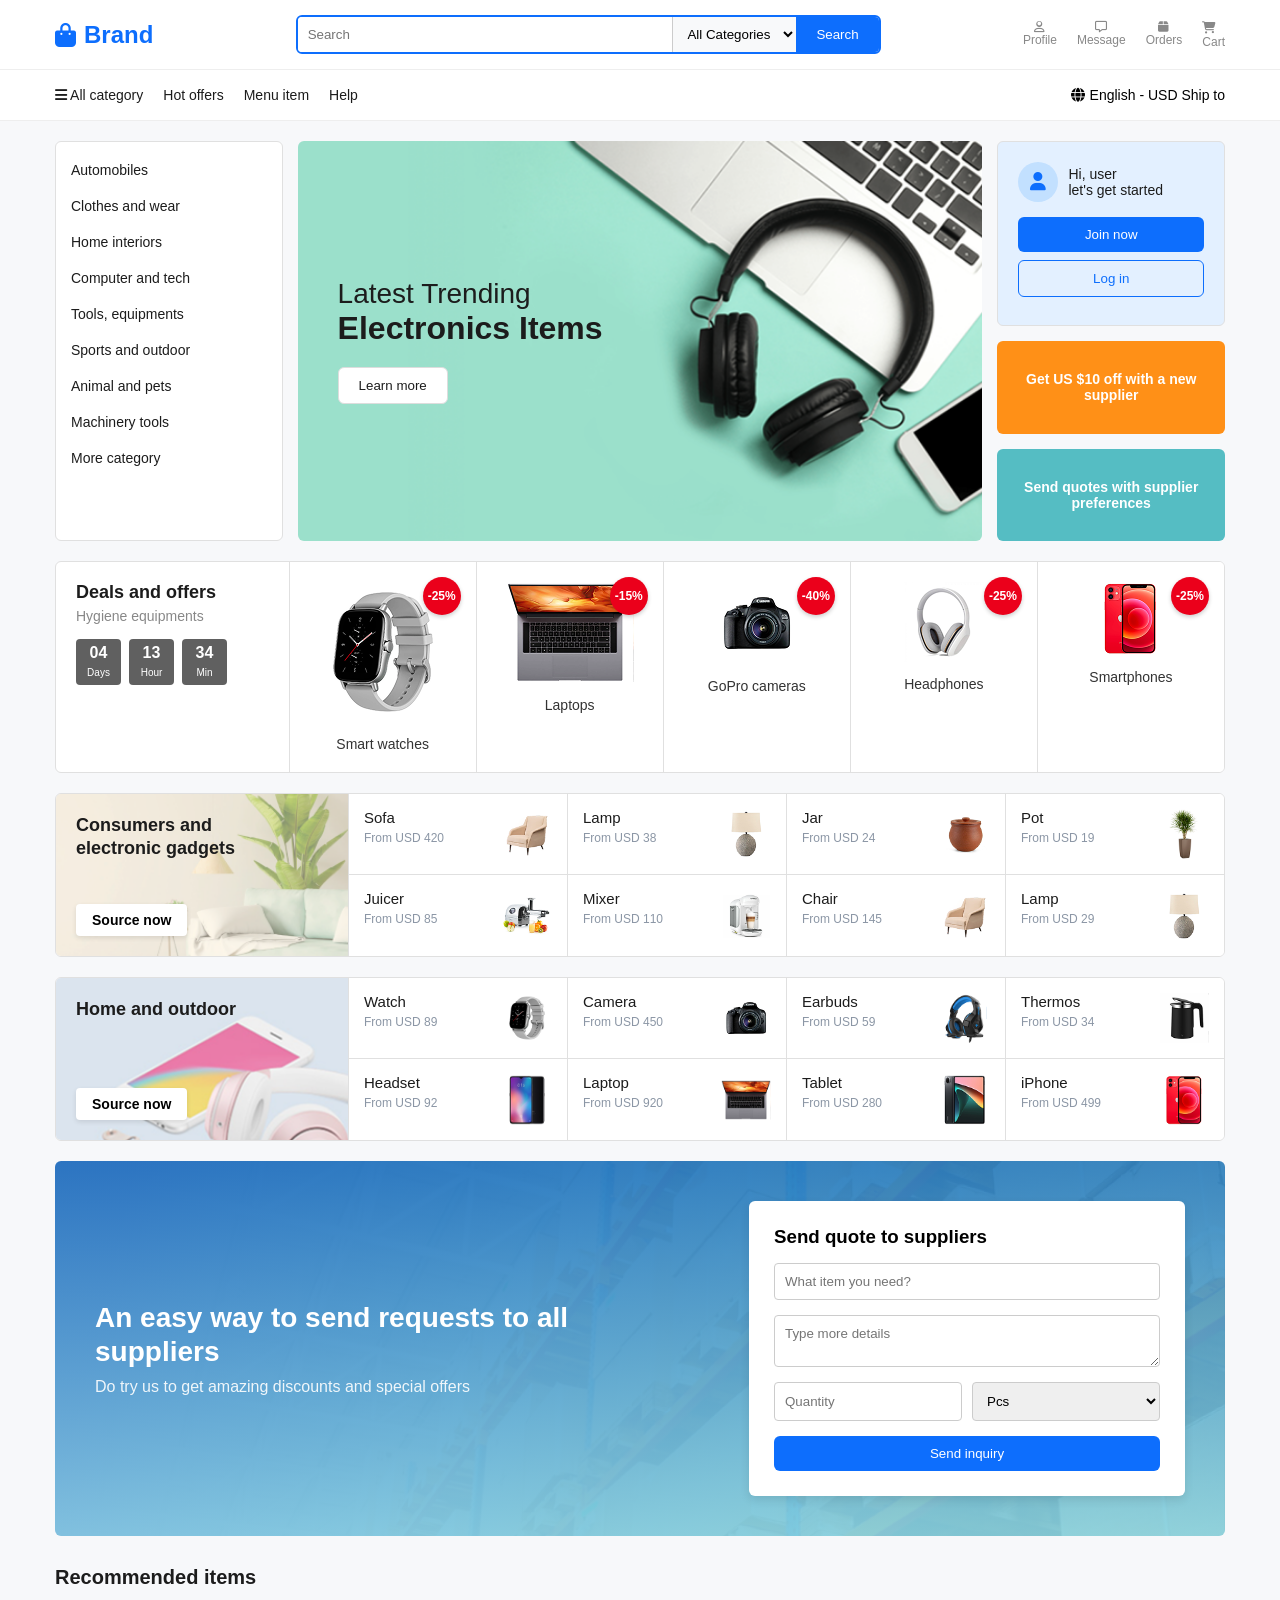
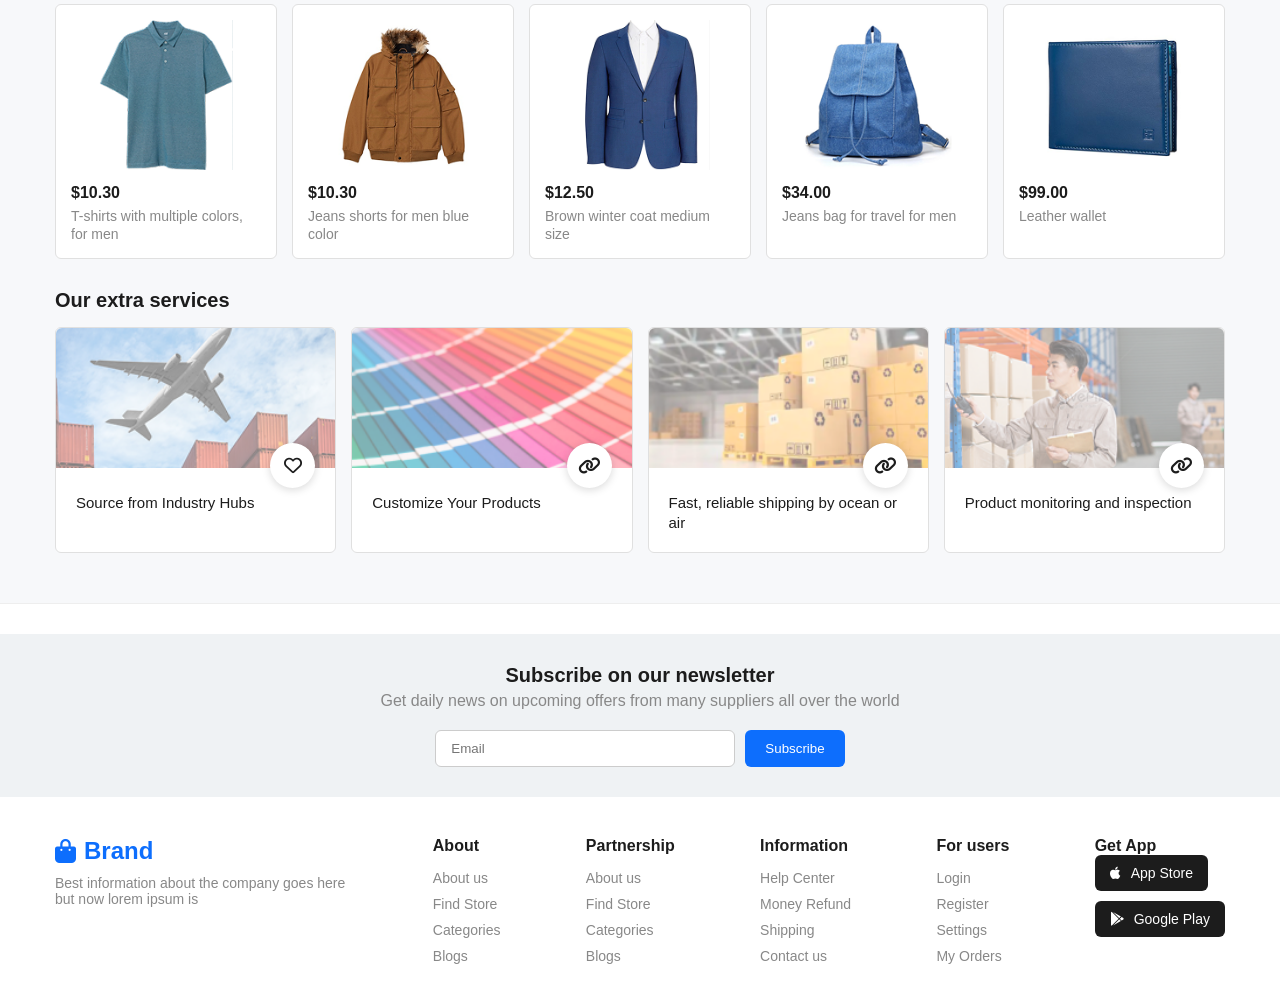
<file: index.html>
<!DOCTYPE html>
<html lang="en">
<head>
    <meta charset="UTF-8">
    <meta name="viewport" content="width=device-width, initial-scale=1.0">
    <title>E-commerce Brand Layout</title>
    <link rel="stylesheet" href="styles.css">
    <link rel="stylesheet" href="https://cdnjs.cloudflare.com/ajax/libs/font-awesome/6.4.0/css/all.min.css">
</head>
<body>

     <div id="header-placeholder"></div>

    <main class="container">
        
        <section class="hero-section">
            <aside class="sidebar-menu">
                <ul>
                    <li>Automobiles</li>
                    <li>Clothes and wear</li>
                    <li>Home interiors</li>
                     <li onclick="window.location.href='products-grid.html'">Computer and tech</li>
                    <li>Tools, equipments</li>
                    <li>Sports and outdoor</li>
                    <li>Animal and pets</li>
                    <li>Machinery tools</li>
                    <li>More category</li>
                </ul>
            </aside>

            <div class="hero-banner bg-img-hero">
                <div class="banner-text">
                    <h2>Latest Trending</h2>
                    <h1>Electronics Items</h1>
                    <button class="btn-secondary hover-effect">Learn more</button>
                </div>
            </div>

            <aside class="hero-panels">
                <div class="panel user-panel">
                    <div class="user-greeting">
                        <div class="avatar"><i class="fa-solid fa-user"></i></div>
                        <p>Hi, user<br>let's get started</p>
                    </div>
                    <button class="btn-primary full-width hover-effect">Join now</button>
                    <button class="btn-outline full-width hover-effect">Log in</button>
                </div>
                <div class="panel promo-panel orange-bg hover-effect">
                    <p>Get US $10 off with a new supplier</p>
                </div>
                <div class="panel promo-panel teal-bg hover-effect">
                    <p>Send quotes with supplier preferences</p>
                </div>
            </aside>
        </section>

        <section class="deals-section">
            <div class="deals-timer">
                <h3>Deals and offers</h3>
                <p>Hygiene equipments</p>
                <div class="time-boxes">
                    <div class="time-box"><span>04</span><small>Days</small></div>
                    <div class="time-box"><span>13</span><small>Hour</small></div>
                    <div class="time-box"><span>34</span><small>Min</small></div>
                </div>
            </div>
            <div class="deals-items">
                <div class="deal-card hover-effect">
                    <img src="assets\Image\tech\8.png" alt="Watch">
                    <p>Smart watches</p>
                    <span class="discount-badge">-25%</span>
                </div>
                <div class="deal-card hover-effect">
                    <img src="assets\Image\tech\image 34.png" alt="Laptop">
                    <p>Laptops</p>
                    <span class="discount-badge">-15%</span>
                </div>
                <div class="deal-card hover-effect">
                    <img src="assets\Image\tech\6.png" alt="Camera">
                    <p>GoPro cameras</p>
                    <span class="discount-badge">-40%</span>
                </div>
                <div class="deal-card hover-effect">
                    <img src="assets\Image\tech\image 86.png" alt="Headphones">
                    <p>Headphones</p>
                    <span class="discount-badge">-25%</span>
                </div>
                <div class="deal-card hover-effect">
                    <img src="assets\Image\tech\image 33.png" alt="Phone">
                    <p>Smartphones</p>
                    <span class="discount-badge">-25%</span>
                </div>
            </div>
        </section>

        <section class="product-blocks-container">
            
            <div class="product-block">
                <div class="block-sidebar bg-img-consumers">
                    <h3>Consumers and electronic gadgets</h3>
                    <button class="btn-source hover-effect">Source now</button>
                </div>
                <div class="block-grid">
                    <div class="grid-item hover-effect"><div class="item-info"><h4>Sofa</h4><p>From USD 420</p></div><img src="assets\Image\interior\1.png" alt="Item"></div>
                    <div class="grid-item hover-effect"><div class="item-info"><h4>Lamp</h4><p>From USD 38</p></div><img src="assets\Image\interior\6.png" alt="Item"></div>
                    <div class="grid-item hover-effect"><div class="item-info"><h4>Jar</h4><p>From USD 24</p></div><img src="assets\Image\interior\3.png" alt="Item"></div>
                    <div class="grid-item hover-effect"><div class="item-info"><h4>Pot</h4><p>From USD 19</p></div><img src="assets\Image\interior\image 89.png" alt="Item"></div>
                    <div class="grid-item hover-effect"><div class="item-info"><h4>Juicer</h4><p>From USD 85</p></div><img src="assets\Image\interior\9.png" alt="Item"></div>
                    <div class="grid-item hover-effect"><div class="item-info"><h4>Mixer</h4><p>From USD 110</p></div><img src="assets\Image\interior\8.png" alt="Item"></div>
                    <div class="grid-item hover-effect"><div class="item-info"><h4>Chair</h4><p>From USD 145</p></div><img src="assets\Image\interior\1.png" alt="Item"></div>
                    <div class="grid-item hover-effect"><div class="item-info"><h4>Lamp</h4><p>From USD 29</p></div><img src="assets\Image\interior\6.png" alt="Item"></div>
                </div>
            </div>

            <div class="product-block">
                <div class="block-sidebar bg-img-outdoor">
                    <h3>Home and outdoor</h3>
                    <button class="btn-source hover-effect">Source now</button>
                </div>
                <div class="block-grid">
                    <div class="grid-item hover-effect"><div class="item-info"><h4>Watch</h4><p>From USD 89</p></div><img src="assets\Image\tech\8.png" alt="Item"></div>
                    <div class="grid-item hover-effect"><div class="item-info"><h4>Camera</h4><p>From USD 450</p></div><img src="assets\Image\tech\6.png" alt="Item"></div>
                    <div class="grid-item hover-effect"><div class="item-info"><h4>Earbuds</h4><p>From USD 59</p></div><img src="assets\Image\tech\image 29.png" alt="Item"></div>
                    <div class="grid-item hover-effect"><div class="item-info"><h4>Thermos</h4><p>From USD 34</p></div><img src="assets\Image\tech\image 85.png" alt="Item"></div>
                    <div class="grid-item hover-effect"><div class="item-info"><h4>Headset</h4><p>From USD 92</p></div><img src="assets\Image\tech\image 23.png" alt="Item"></div>
                    <div class="grid-item hover-effect"><div class="item-info"><h4>Laptop</h4><p>From USD 920</p></div><img src="assets\Image\tech\image 34.png" alt="Item"></div>
                    <div class="grid-item hover-effect"><div class="item-info"><h4>Tablet</h4><p>From USD 280</p></div><img src="assets\Image\tech\image 32.png" alt="Item"></div>
                    <div class="grid-item hover-effect"><div class="item-info"><h4>iPhone</h4><p>From USD 499</p></div><img src="assets\Image\tech\image 33.png" alt="Item"></div>
                </div>
            </div>

        </section>

        <section class="inquiry-section bg-img-inquiry">
            <div class="inquiry-text">
                <h2>An easy way to send requests to all suppliers</h2>
                <p style="margin-top:10px; opacity:0.9;">Do try us to get amazing discounts and special offers</p>
            </div>
            <div class="inquiry-form-card">
                <h3>Send quote to suppliers</h3>
                <input type="text" placeholder="What item you need?">
                <textarea placeholder="Type more details" rows="2" style="padding:10px; border:1px solid #ccc; border-radius:4px;"></textarea>
                <div class="qty-group">
                    <input type="number" placeholder="Quantity">
                    <select><option>Pcs</option></select>
                </div>
                <button class="btn-primary hover-effect">Send inquiry</button>
            </div>
        </section>

        <section class="recommended-section">
           <h3>Recommended items</h3>
<div class="recommended-grid">
    
    <div class="rec-card hover-effect" onclick="window.location.href='product-details.html'">
        <img src="assets/Layout/alibaba/Image/cloth/Bitmap.png" class="img-ph" alt="Shirt">
        <p class="price">$10.30</p>
        <p class="desc">T-shirts with multiple colors, for men</p>
    </div>
    
    <div class="rec-card hover-effect" onclick="window.location.href='product-details.html'">
        <img src="assets/Layout/alibaba/Image/cloth/2 1.png" class="img-ph" alt="Jacket">
        <p class="price">$10.30</p>
        <p class="desc">Jeans shorts for men blue color</p>
    </div>
    
    <div class="rec-card hover-effect" onclick="window.location.href='product-details.html'">
        <img src="assets/Layout/alibaba/Image/cloth/image 30.png" class="img-ph" alt="Coat">
        <p class="price">$12.50</p>
        <p class="desc">Brown winter coat medium size</p>
    </div>
    
    <div class="rec-card hover-effect" onclick="window.location.href='product-details.html'">
        <img src="assets/Layout/alibaba/Image/cloth/image 26.png" class="img-ph" alt="Bag">
        <p class="price">$34.00</p>
        <p class="desc">Jeans bag for travel for men</p>
    </div>
    
    <div class="rec-card hover-effect" onclick="window.location.href='product-details.html'">
        <img src="assets/Layout/alibaba/Image/cloth/image 24.png" class="img-ph" alt="wallet">
        <p class="price">$99.00</p>
        <p class="desc">Leather wallet</p>
    </div>
    
</div>
        </section>

        <section class="services-section">
            <h3>Our extra services</h3>
            <div class="services-grid">
                
                <div class="service-card hover-effect">
                    <div class="service-img-container">
                        <img src="assets/Image/backgrounds/image 106.png" alt="Cargo">
                        <div class="service-icon"><i class="fa-regular fa-heart"></i></div>
                    </div>
                    <div class="service-info">
                        <p>Source from Industry Hubs</p>
                    </div>
                </div>

                <div class="service-card hover-effect">
                    <div class="service-img-container">
                        <img src="assets/Image/backgrounds/Mask group (1).png" alt="Colors">
                        <div class="service-icon"><i class="fa-solid fa-link"></i></div>
                    </div>
                    <div class="service-info">
                        <p>Customize Your Products</p>
                    </div>
                </div>

                <div class="service-card hover-effect">
                    <div class="service-img-container">
                        <img src="assets/Image/backgrounds/Mask group.png" alt="Shipping">
                        <div class="service-icon"><i class="fa-solid fa-link"></i></div>
                    </div>
                    <div class="service-info">
                        <p>Fast, reliable shipping by ocean or air</p>
                    </div>
                </div>

                <div class="service-card hover-effect">
                    <div class="service-img-container">
                        <img src="assets/Image/backgrounds/image 107.png" alt="Inspection">
                        <div class="service-icon"><i class="fa-solid fa-link"></i></div>
                    </div>
                    <div class="service-info">
                        <p>Product monitoring and inspection</p>
                    </div>
                </div>

            </div>
        </section>

    </main>

    <div id="footer-placeholder"></div>

    <script src="components.js"></script>
</body>
</html>
</file>
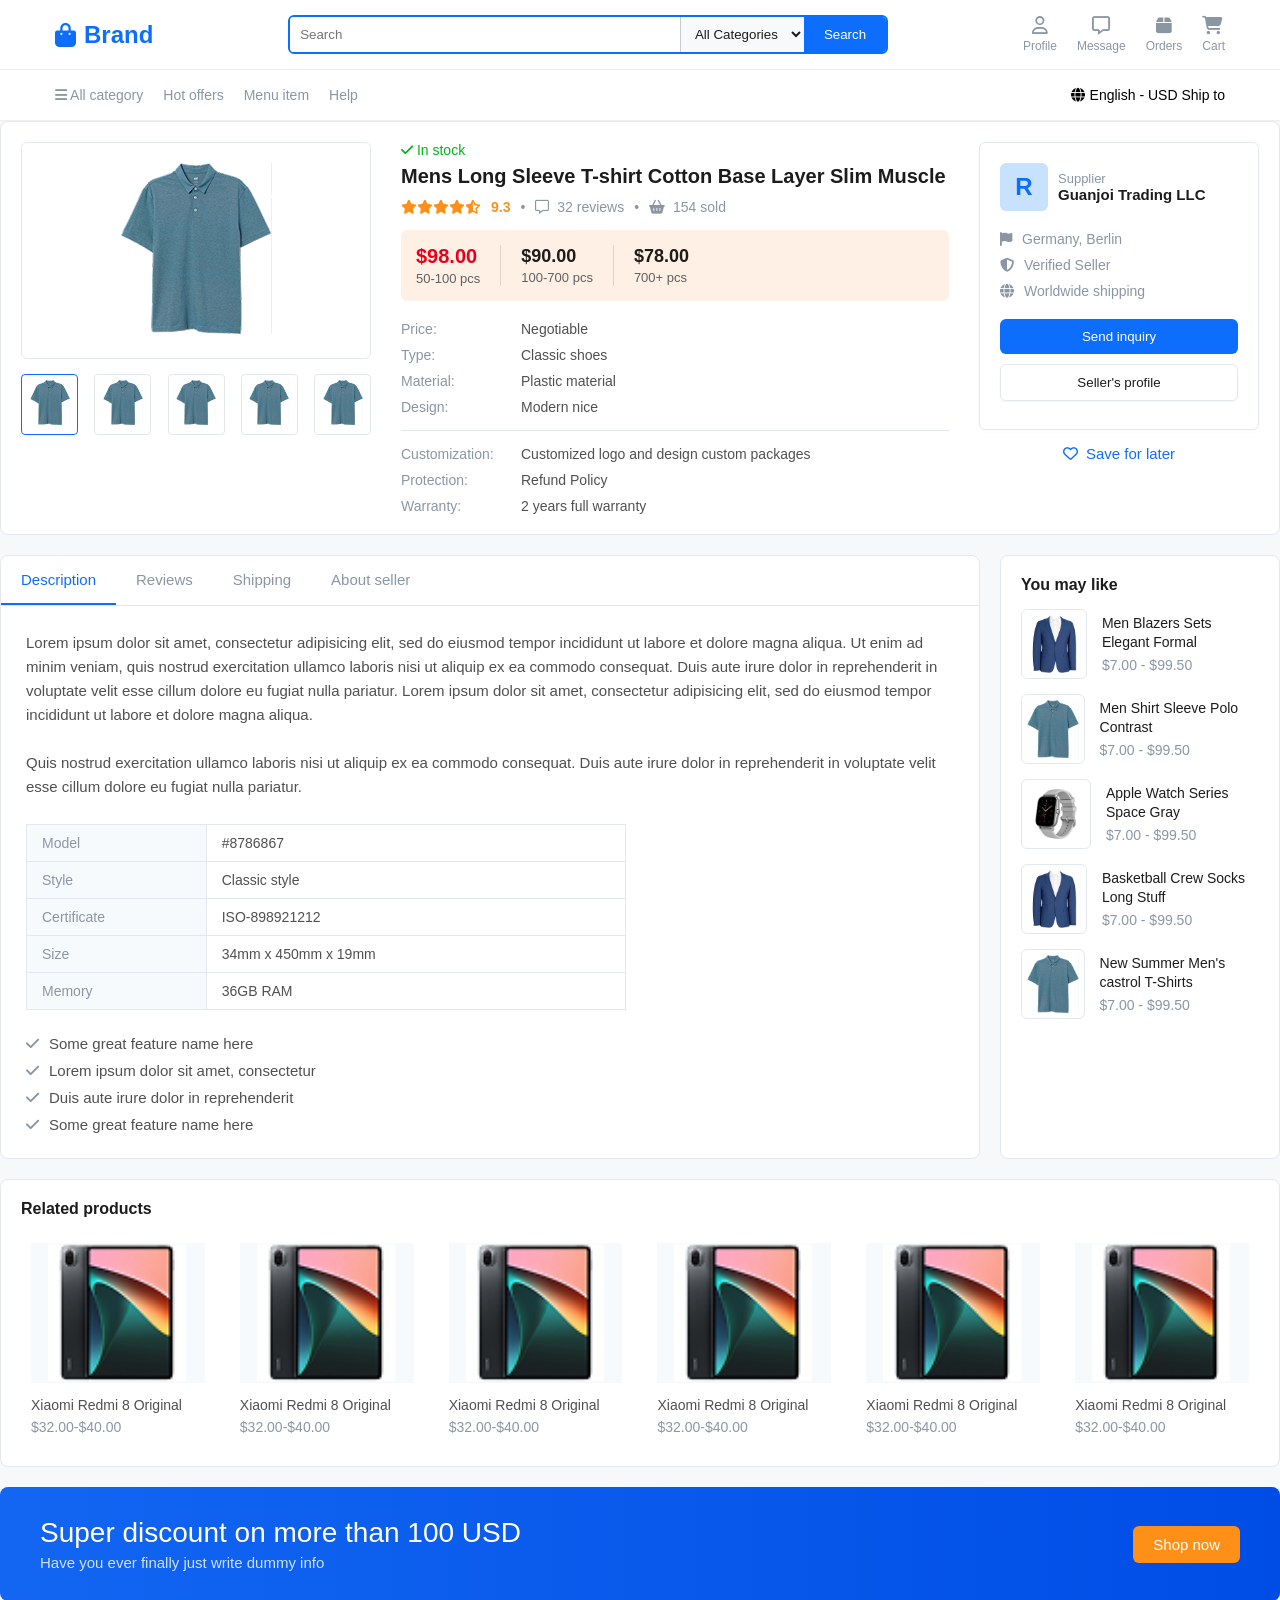
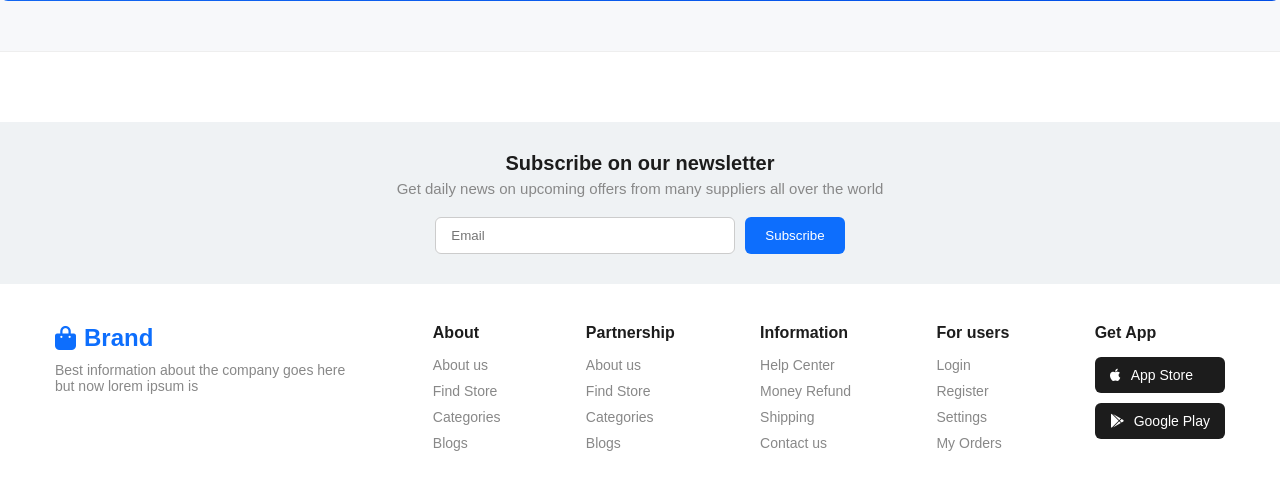
<file: product-details.html>
<!DOCTYPE html>
<html lang="en">
<head>
    <meta charset="UTF-8">
    <meta name="viewport" content="width=device-width, initial-scale=1.0">
    <title>Brand - Mens Long Sleeve T-shirt</title>
    <link rel="stylesheet" href="style.css">
     <link rel="stylesheet" href="styles.css">

    <link rel="stylesheet" href="https://cdnjs.cloudflare.com/ajax/libs/font-awesome/6.4.0/css/all.min.css">
</head>
<body>

     <div id="header-placeholder"></div>

    

        <section class="product-overview-card">
            
            <div class="product-gallery">
                <div class="main-image">
                    <img src="assets\Layout\alibaba\Image\cloth\Bitmap.png" alt="Product Image">
                </div>
                <div class="thumbnails">
                    <div class="thumb active"><img src="assets\Layout\alibaba\Image\cloth\Bitmap.png" alt="thumb"></div>
                    <div class="thumb"><img src="assets\Layout\alibaba\Image\cloth\Bitmap.png" alt="thumb"></div>
                    <div class="thumb"><img src="assets\Layout\alibaba\Image\cloth\Bitmap.png" alt="thumb"></div>
                    <div class="thumb"><img src="assets\Layout\alibaba\Image\cloth\Bitmap.png" alt="thumb"></div>
                    <div class="thumb"><img src="assets\Layout\alibaba\Image\cloth\Bitmap.png" alt="thumb"></div>

                </div>
            </div>

            <div class="product-core-info">
                <div class="stock-badge"><i class="fa-solid fa-check"></i> In stock</div>
                <h1 class="product-title-large">Mens Long Sleeve T-shirt Cotton Base Layer Slim Muscle</h1>
                
                <div class="product-stats">
                    <span class="stars text-orange"><i class="fa-solid fa-star"></i><i class="fa-solid fa-star"></i><i class="fa-solid fa-star"></i><i class="fa-solid fa-star"></i><i class="fa-solid fa-star-half-stroke"></i></span>
                    <span class="rating-score">9.3</span>
                    <span class="dot">•</span>
                    <span class="reviews-count"><i class="fa-regular fa-message"></i> 32 reviews</span>
                    <span class="dot">•</span>
                    <span class="sold-count"><i class="fa-solid fa-basket-shopping"></i> 154 sold</span>
                </div>

                <div class="price-tiers">
                    <div class="tier highlight">
                        <div class="tier-price">$98.00</div>
                        <div class="tier-qty">50-100 pcs</div>
                    </div>
                    <div class="tier">
                        <div class="tier-price">$90.00</div>
                        <div class="tier-qty">100-700 pcs</div>
                    </div>
                    <div class="tier">
                        <div class="tier-price">$78.00</div>
                        <div class="tier-qty">700+ pcs</div>
                    </div>
                </div>

                <div class="attributes-list">
                    <div class="attr-row"><span class="attr-label">Price:</span><span class="attr-value">Negotiable</span></div>
                    <div class="attr-row"><span class="attr-label">Type:</span><span class="attr-value">Classic shoes</span></div>
                    <div class="attr-row"><span class="attr-label">Material:</span><span class="attr-value">Plastic material</span></div>
                    <div class="attr-row"><span class="attr-label">Design:</span><span class="attr-value">Modern nice</span></div>
                    <div class="attr-row attr-divider"></div>
                    <div class="attr-row"><span class="attr-label">Customization:</span><span class="attr-value">Customized logo and design custom packages</span></div>
                    <div class="attr-row"><span class="attr-label">Protection:</span><span class="attr-value">Refund Policy</span></div>
                    <div class="attr-row"><span class="attr-label">Warranty:</span><span class="attr-value">2 years full warranty</span></div>
                </div>
            </div>

            <div class="supplier-info-wrapper">
                <div class="supplier-card">
                    <div class="supplier-header">
                        <div class="supplier-logo">R</div>
                        <div class="supplier-name">
                            <span>Supplier</span>
                            <strong>Guanjoi Trading LLC</strong>
                        </div>
                    </div>
                    <div class="supplier-details">
                        <p><i class="fa-solid fa-flag"></i> Germany, Berlin</p>
                        <p><i class="fa-solid fa-shield-halved"></i> Verified Seller</p>
                        <p><i class="fa-solid fa-globe"></i> Worldwide shipping</p>
                    </div>
                    <button class="btn btn-primary full-width" style="margin-bottom: 10px;">Send inquiry</button>
                    <button class="btn btn-white full-width">Seller's profile</button>
                </div>
                <div class="save-later">
                    <button><i class="fa-regular fa-heart"></i> Save for later</button>
                </div>
            </div>

        </section>

        <div class="lower-layout">
            
            <div class="details-tabs-card">
                <div class="tabs-header">
                    <button class="tab-btn active">Description</button>
                    <button class="tab-btn">Reviews</button>
                    <button class="tab-btn">Shipping</button>
                    <button class="tab-btn">About seller</button>
                </div>
                <div class="tab-content">
                    <p class="tab-text">Lorem ipsum dolor sit amet, consectetur adipisicing elit, sed do eiusmod tempor incididunt ut labore et dolore magna aliqua. Ut enim ad minim veniam, quis nostrud exercitation ullamco laboris nisi ut aliquip ex ea commodo consequat. Duis aute irure dolor in reprehenderit in voluptate velit esse cillum dolore eu fugiat nulla pariatur. Lorem ipsum dolor sit amet, consectetur adipisicing elit, sed do eiusmod tempor incididunt ut labore et dolore magna aliqua.<br><br>Quis nostrud exercitation ullamco laboris nisi ut aliquip ex ea commodo consequat. Duis aute irure dolor in reprehenderit in voluptate velit esse cillum dolore eu fugiat nulla pariatur.</p>
                    
                    <table class="specs-table">
                        <tr><td>Model</td><td>#8786867</td></tr>
                        <tr><td>Style</td><td>Classic style</td></tr>
                        <tr><td>Certificate</td><td>ISO-898921212</td></tr>
                        <tr><td>Size</td><td>34mm x 450mm x 19mm</td></tr>
                        <tr><td>Memory</td><td>36GB RAM</td></tr>
                    </table>

                    <ul class="features-list">
                        <li><i class="fa-solid fa-check"></i> Some great feature name here</li>
                        <li><i class="fa-solid fa-check"></i> Lorem ipsum dolor sit amet, consectetur</li>
                        <li><i class="fa-solid fa-check"></i> Duis aute irure dolor in reprehenderit</li>
                        <li><i class="fa-solid fa-check"></i> Some great feature name here</li>
                    </ul>
                </div>
            </div>

            <aside class="you-may-like-card">
                <h4 class="card-title">You may like</h4>
                <div class="mini-product-list">
                    <div class="mini-card">
                        <img src="assets\Layout\alibaba\Image\cloth\image 30.png" alt="item">
                        <div class="mini-info">
                            <p>Men Blazers Sets Elegant Formal</p>
                            <span>$7.00 - $99.50</span>
                        </div>
                    </div>
                    <div class="mini-card">
                        <img src="assets\Layout\alibaba\Image\cloth\Bitmap.png" alt="item">
                        <div class="mini-info">
                            <p>Men Shirt Sleeve Polo Contrast</p>
                            <span>$7.00 - $99.50</span>
                        </div>
                    </div>
                    <div class="mini-card">
                        <img src="assets\Image\tech\8.png" alt="item">
                        <div class="mini-info">
                            <p>Apple Watch Series Space Gray</p>
                            <span>$7.00 - $99.50</span>
                        </div>
                    </div>
                    <div class="mini-card">
                        <img src="assets\Layout\alibaba\Image\cloth\image 30.png" alt="item">
                        <div class="mini-info">
                            <p>Basketball Crew Socks Long Stuff</p>
                            <span>$7.00 - $99.50</span>
                        </div>
                    </div>
                    <div class="mini-card">
                        <img src="assets\Layout\alibaba\Image\cloth\Bitmap.png" alt="item">
                        <div class="mini-info">
                            <p>New Summer Men's castrol T-Shirts</p>
                            <span>$7.00 - $99.50</span>
                        </div>
                    </div>
                </div>
            </aside>

        </div>

        <section class="related-products-card">
            <h4 class="card-title">Related products</h4>
            <div class="related-grid">
                <div class="related-item">
                    <img src="assets\Image\tech\image 32.png" alt="product">
                    <p>Xiaomi Redmi 8 Original</p>
                    <span>$32.00-$40.00</span>
                </div>
                <div class="related-item">
                    <img src="assets\Image\tech\image 32.png" alt="product">
                    <p>Xiaomi Redmi 8 Original</p>
                    <span>$32.00-$40.00</span>
                </div>
                <div class="related-item">
                    <img src="assets\Image\tech\image 32.png" alt="product">
                    <p>Xiaomi Redmi 8 Original</p>
                    <span>$32.00-$40.00</span>
                </div>
                <div class="related-item">
                    <img src="assets\Image\tech\image 32.png" alt="product">
                    <p>Xiaomi Redmi 8 Original</p>
                    <span>$32.00-$40.00</span>
                </div>
                <div class="related-item">
                    <img src="assets\Image\tech\image 32.png" alt="product">
                    <p>Xiaomi Redmi 8 Original</p>
                    <span>$32.00-$40.00</span>
                </div>
                <div class="related-item">
                    <img src="assets\Image\tech\image 32.png" alt="product">
                    <p>Xiaomi Redmi 8 Original</p>
                    <span>$32.00-$40.00</span>
                </div>
            </div>
        </section>

        <section class="discount-banner">
            <div class="banner-text">
                <h2>Super discount on more than 100 USD</h2>
                <p>Have you ever finally just write dummy info</p>
            </div>
            <button class="btn btn-orange">Shop now</button>
        </section>

    </main>

      <div id="footer-placeholder"></div>

<script src="components.js"></script>

</body>
</html>
</file>
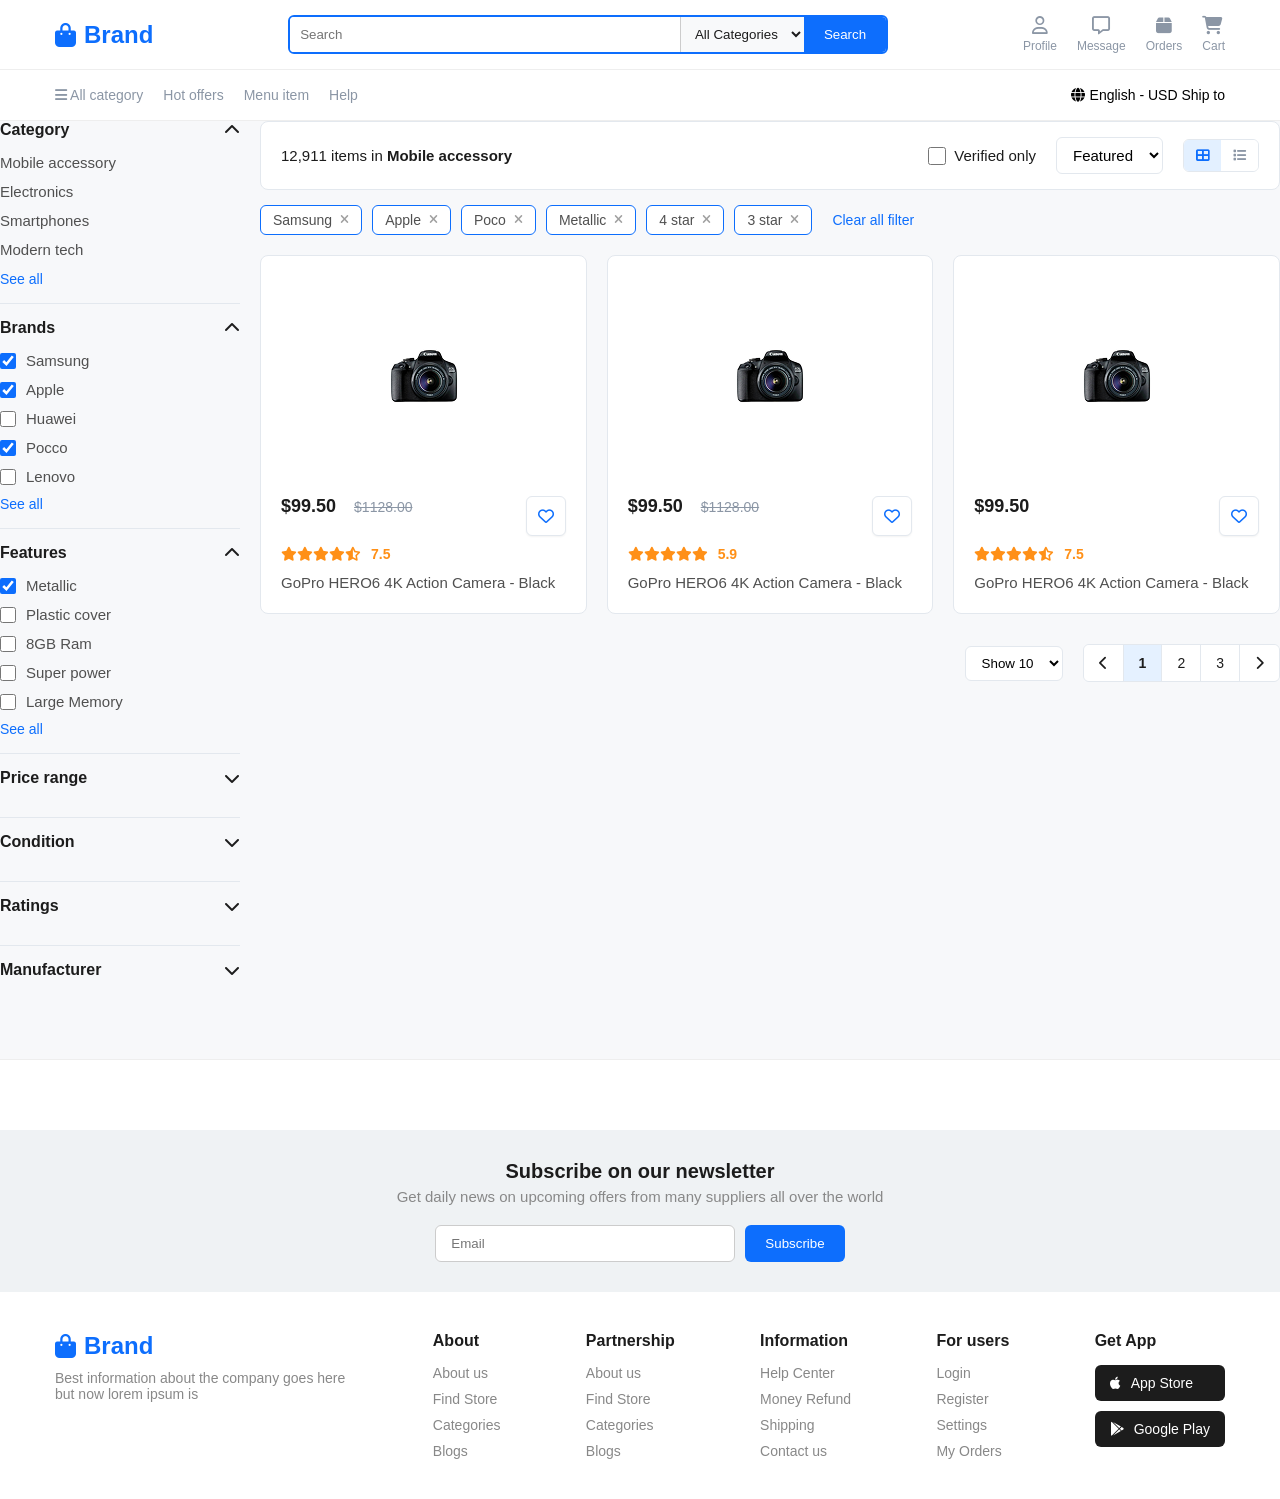
<file: products-grid.html>
<!DOCTYPE html>
<html lang="en">
<head>
    <meta charset="UTF-8">
    <meta name="viewport" content="width=device-width, initial-scale=1.0">
    <title>Brand - Grid View Products</title>
    <link rel="stylesheet" href="style.css">
     <link rel="stylesheet" href="styles.css">
    <link rel="stylesheet" href="https://cdnjs.cloudflare.com/ajax/libs/font-awesome/6.4.0/css/all.min.css">
</head>
<body>

    
     <div id="header-placeholder"></div>
        <div class="page-layout">
            <aside class="sidebar-filters">
                <div class="filter-group">
                    <div class="filter-header"><h4>Category</h4> <i class="fa-solid fa-chevron-up"></i></div>
                    <ul class="filter-list">
                        <li><a href="#">Mobile accessory</a></li>
                        <li><a href="#">Electronics</a></li>
                        <li><a href="#">Smartphones</a></li>
                        <li><a href="#">Modern tech</a></li>
                    </ul>
                    <a href="#" class="see-all">See all</a>
                </div>

                <div class="filter-group">
                    <div class="filter-header"><h4>Brands</h4> <i class="fa-solid fa-chevron-up"></i></div>
                    <div class="checkbox-list">
                        <label><input type="checkbox" checked> Samsung</label>
                        <label><input type="checkbox" checked> Apple</label>
                        <label><input type="checkbox"> Huawei</label>
                        <label><input type="checkbox" checked> Pocco</label>
                        <label><input type="checkbox"> Lenovo</label>
                    </div>
                    <a href="#" class="see-all">See all</a>
                </div>

                <div class="filter-group">
                    <div class="filter-header"><h4>Features</h4> <i class="fa-solid fa-chevron-up"></i></div>
                    <div class="checkbox-list">
                        <label><input type="checkbox" checked> Metallic</label>
                        <label><input type="checkbox"> Plastic cover</label>
                        <label><input type="checkbox"> 8GB Ram</label>
                        <label><input type="checkbox"> Super power</label>
                        <label><input type="checkbox"> Large Memory</label>
                    </div>
                    <a href="#" class="see-all">See all</a>
                </div>

                <div class="filter-group">
                    <div class="filter-header"><h4>Price range</h4> <i class="fa-solid fa-chevron-down"></i></div>
                </div>
                <div class="filter-group">
                    <div class="filter-header"><h4>Condition</h4> <i class="fa-solid fa-chevron-down"></i></div>
                </div>
                <div class="filter-group">
                    <div class="filter-header"><h4>Ratings</h4> <i class="fa-solid fa-chevron-down"></i></div>
                </div>
                <div class="filter-group">
                    <div class="filter-header"><h4>Manufacturer</h4> <i class="fa-solid fa-chevron-down"></i></div>
                </div>
            </aside>

            <section class="product-results">
                
                <div class="results-header">
                    <div class="results-count">12,911 items in <strong>Mobile accessory</strong></div>
                    <div class="results-controls">
                        <label class="verified-check"><input type="checkbox"> Verified only</label>
                        <select class="sort-select"><option>Featured</option></select>
                        <div class="view-toggles">
                            <button class="active"><i class="fa-solid fa-table-cells-large"></i></button>
                            <button><i class="fa-solid fa-list"></i></button>
                        </div>
                    </div>
                </div>

                <div class="active-filters">
                    <span class="filter-tag">Samsung <i class="fa-solid fa-xmark"></i></span>
                    <span class="filter-tag">Apple <i class="fa-solid fa-xmark"></i></span>
                    <span class="filter-tag">Poco <i class="fa-solid fa-xmark"></i></span>
                    <span class="filter-tag">Metallic <i class="fa-solid fa-xmark"></i></span>
                    <span class="filter-tag">4 star <i class="fa-solid fa-xmark"></i></span>
                    <span class="filter-tag">3 star <i class="fa-solid fa-xmark"></i></span>
                    <a href="#" class="clear-filters">Clear all filter</a>
                </div>

                <div class="product-grid">
                    
                    <div class="product-card-grid">
                        <div class="product-img"><img src="assets\Image\tech\6.png" alt="Product"></div>
                        <div class="product-info-grid">
                            <div class="price-action-row">
                                <div class="prices">
                                    <span class="current-price">$99.50</span>
                                    <span class="old-price">$1128.00</span>
                                </div>
                                <button class="fav-btn"><i class="fa-regular fa-heart"></i></button>
                            </div>
                            <div class="meta-row">
                                <span class="stars text-orange"><i class="fa-solid fa-star"></i><i class="fa-solid fa-star"></i><i class="fa-solid fa-star"></i><i class="fa-solid fa-star"></i><i class="fa-solid fa-star-half-stroke"></i></span>
                                <span class="rating-score">7.5</span>
                            </div>
                            <h3 class="product-title">GoPro HERO6 4K Action Camera - Black</h3>
                        </div>
                    </div>

                    <div class="product-card-grid">
                        <div class="product-img"><img src="assets\Image\tech\6.png" alt="Product"></div>
                        <div class="product-info-grid">
                            <div class="price-action-row">
                                <div class="prices">
                                    <span class="current-price">$99.50</span>
                                    <span class="old-price">$1128.00</span>
                                </div>
                                <button class="fav-btn"><i class="fa-regular fa-heart"></i></button>
                            </div>
                            <div class="meta-row">
                                <span class="stars text-orange"><i class="fa-solid fa-star"></i><i class="fa-solid fa-star"></i><i class="fa-solid fa-star"></i><i class="fa-solid fa-star"></i><i class="fa-solid fa-star"></i></span>
                                <span class="rating-score">5.9</span>
                            </div>
                            <h3 class="product-title">GoPro HERO6 4K Action Camera - Black</h3>
                        </div>
                    </div>

                    <div class="product-card-grid">
                        <div class="product-img"><img src="assets\Image\tech\6.png" alt="Product"></div>
                        <div class="product-info-grid">
                            <div class="price-action-row">
                                <div class="prices"><span class="current-price">$99.50</span></div>
                                <button class="fav-btn"><i class="fa-regular fa-heart"></i></button>
                            </div>
                            <div class="meta-row">
                                <span class="stars text-orange"><i class="fa-solid fa-star"></i><i class="fa-solid fa-star"></i><i class="fa-solid fa-star"></i><i class="fa-solid fa-star"></i><i class="fa-solid fa-star-half-stroke"></i></span>
                                <span class="rating-score">7.5</span>
                            </div>
                            <h3 class="product-title">GoPro HERO6 4K Action Camera - Black</h3>
                        </div>
                    </div>

                    </div>

                <div class="pagination-wrapper">
                    <select class="show-rows"><option>Show 10</option></select>
                    <div class="pagination">
                        <button class="page-btn"><i class="fa-solid fa-chevron-left"></i></button>
                        <button class="page-btn active">1</button>
                        <button class="page-btn">2</button>
                        <button class="page-btn">3</button>
                        <button class="page-btn"><i class="fa-solid fa-chevron-right"></i></button>
                    </div>
                </div>

            </section>
        </div>
    </main>

     
        <div id="footer-placeholder"></div>
    <script src="components.js"></script>

</body>
</html>
</file>
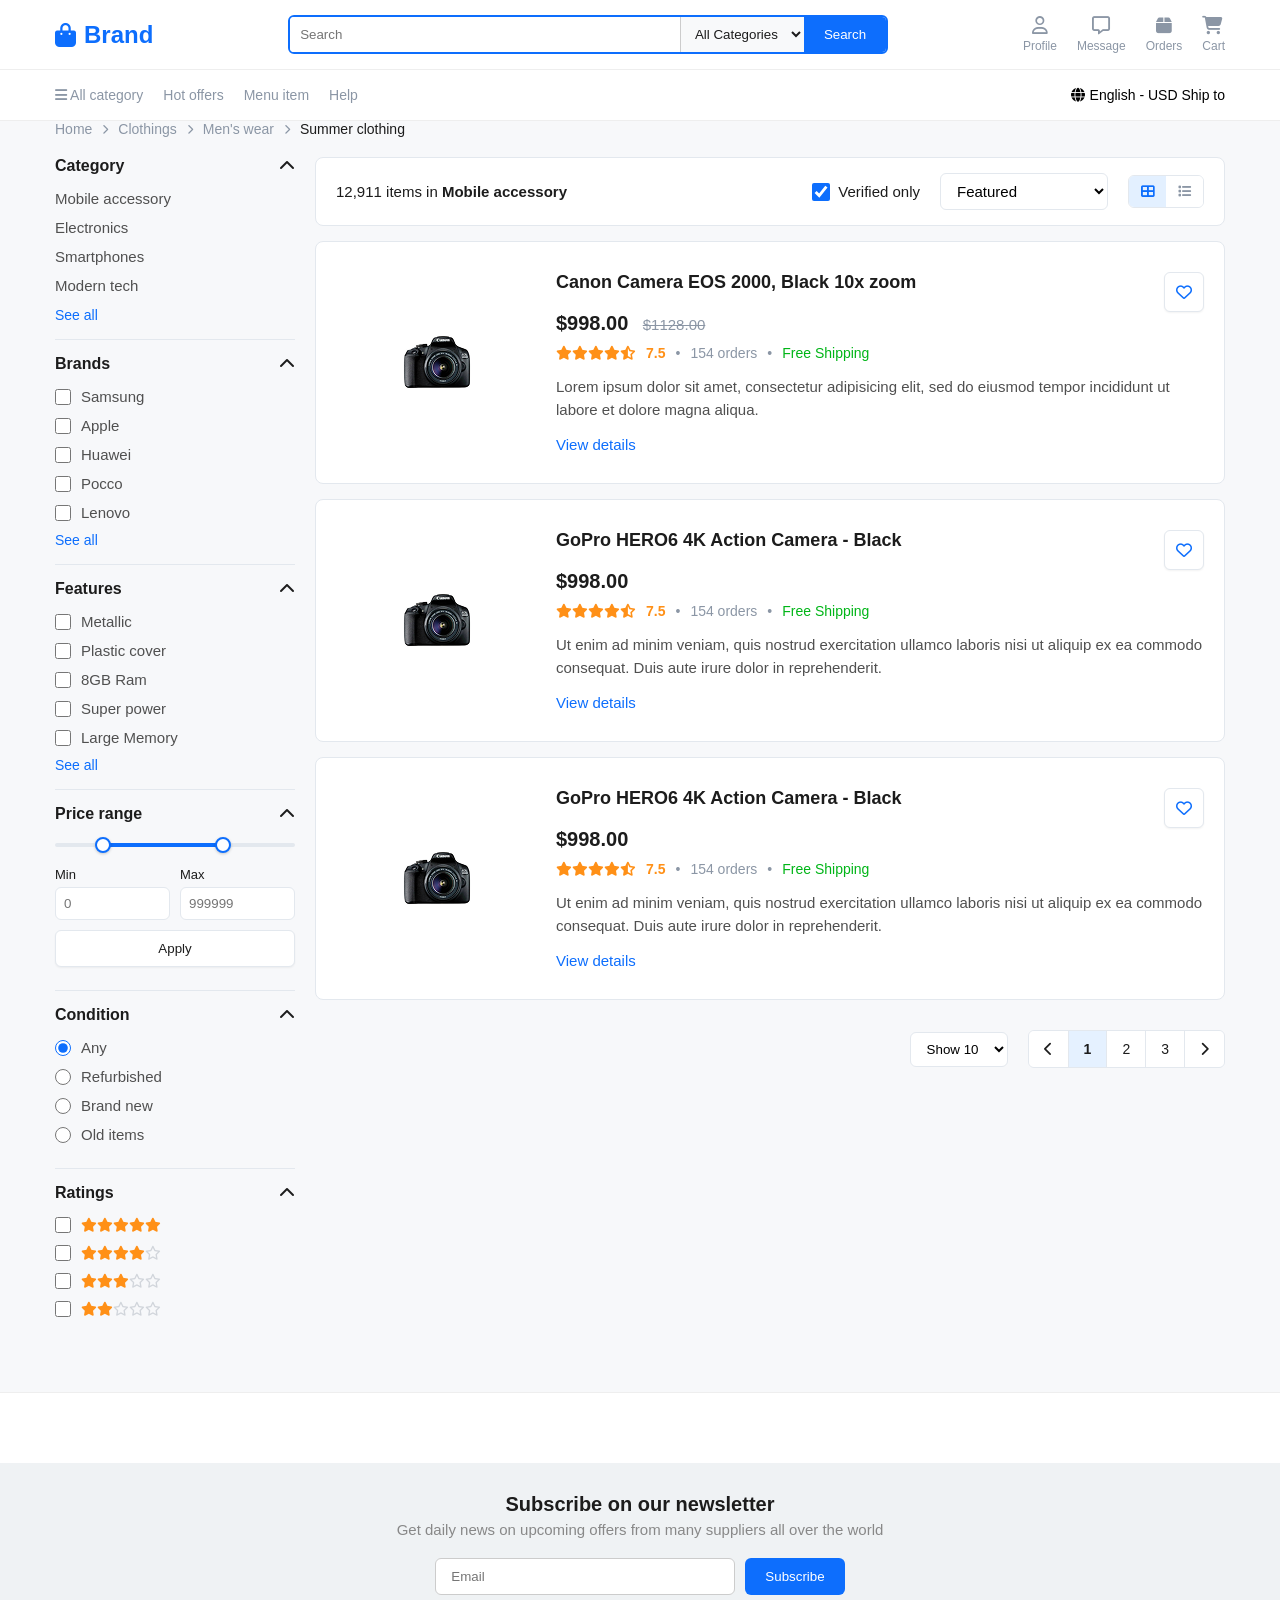
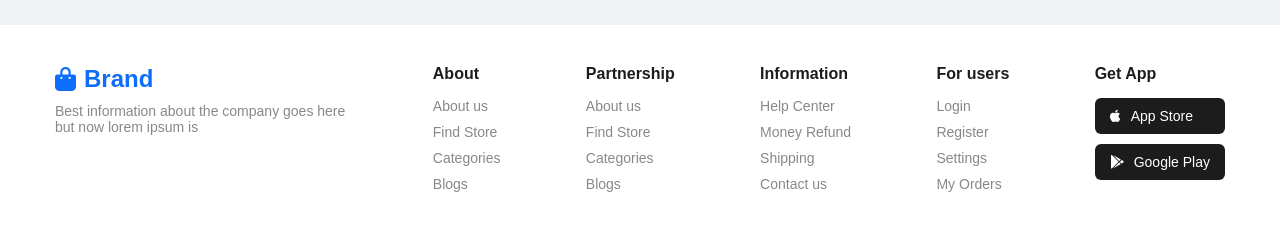
<file: products.html>
<!DOCTYPE html>
<html lang="en">
<head>
    <meta charset="UTF-8">
    <meta name="viewport" content="width=device-width, initial-scale=1.0">
    <title>Brand - Mobile Accessories</title>
    <link rel="stylesheet" href="style.css">
     <link rel="stylesheet" href="styles.css">
    <link rel="stylesheet" href="https://cdnjs.cloudflare.com/ajax/libs/font-awesome/6.4.0/css/all.min.css">
</head>
<body>

     <div id="header-placeholder"></div>

   
    <main class="container">
        <div class="breadcrumbs">
            <a href="#">Home</a> <i class="fa-solid fa-chevron-right"></i>
            <a href="#">Clothings</a> <i class="fa-solid fa-chevron-right"></i>
            <a href="#">Men's wear</a> <i class="fa-solid fa-chevron-right"></i>
            <span>Summer clothing</span>
        </div>

        <div class="page-layout">
            <aside class="sidebar-filters">
                
                <div class="filter-group">
                    <div class="filter-header"><h4>Category</h4> <i class="fa-solid fa-chevron-up"></i></div>
                    <ul class="filter-list">
                        <li><a href="#">Mobile accessory</a></li>
                        <li><a href="#">Electronics</a></li>
                        <li><a href="#">Smartphones</a></li>
                        <li><a href="#">Modern tech</a></li>
                    </ul>
                    <a href="#" class="see-all">See all</a>
                </div>

                <div class="filter-group">
                    <div class="filter-header"><h4>Brands</h4> <i class="fa-solid fa-chevron-up"></i></div>
                    <div class="checkbox-list">
                        <label><input type="checkbox"> Samsung</label>
                        <label><input type="checkbox"> Apple</label>
                        <label><input type="checkbox"> Huawei</label>
                        <label><input type="checkbox"> Pocco</label>
                        <label><input type="checkbox"> Lenovo</label>
                    </div>
                    <a href="#" class="see-all">See all</a>
                </div>

                <div class="filter-group">
                    <div class="filter-header"><h4>Features</h4> <i class="fa-solid fa-chevron-up"></i></div>
                    <div class="checkbox-list">
                        <label><input type="checkbox"> Metallic</label>
                        <label><input type="checkbox"> Plastic cover</label>
                        <label><input type="checkbox"> 8GB Ram</label>
                        <label><input type="checkbox"> Super power</label>
                        <label><input type="checkbox"> Large Memory</label>
                    </div>
                    <a href="#" class="see-all">See all</a>
                </div>

                <div class="filter-group">
                    <div class="filter-header"><h4>Price range</h4> <i class="fa-solid fa-chevron-up"></i></div>
                    <div class="range-slider-mock">
                        <div class="track"><div class="fill"></div></div>
                        <div class="thumb left"></div>
                        <div class="thumb right"></div>
                    </div>
                    <div class="price-inputs">
                        <div>
                            <label>Min</label>
                            <input type="number" placeholder="0">
                        </div>
                        <div>
                            <label>Max</label>
                            <input type="number" placeholder="999999">
                        </div>
                    </div>
                    <button class="btn btn-white full-width" style="margin-top:10px;">Apply</button>
                </div>

                <div class="filter-group">
                    <div class="filter-header"><h4>Condition</h4> <i class="fa-solid fa-chevron-up"></i></div>
                    <div class="checkbox-list radio-list">
                        <label><input type="radio" name="condition" checked> Any</label>
                        <label><input type="radio" name="condition"> Refurbished</label>
                        <label><input type="radio" name="condition"> Brand new</label>
                        <label><input type="radio" name="condition"> Old items</label>
                    </div>
                </div>

                <div class="filter-group">
                    <div class="filter-header"><h4>Ratings</h4> <i class="fa-solid fa-chevron-up"></i></div>
                    <div class="checkbox-list">
                        <label><input type="checkbox"> <span class="stars"><i class="fa-solid fa-star"></i><i class="fa-solid fa-star"></i><i class="fa-solid fa-star"></i><i class="fa-solid fa-star"></i><i class="fa-solid fa-star"></i></span></label>
                        <label><input type="checkbox"> <span class="stars"><i class="fa-solid fa-star"></i><i class="fa-solid fa-star"></i><i class="fa-solid fa-star"></i><i class="fa-solid fa-star"></i><i class="fa-regular fa-star"></i></span></label>
                        <label><input type="checkbox"> <span class="stars"><i class="fa-solid fa-star"></i><i class="fa-solid fa-star"></i><i class="fa-solid fa-star"></i><i class="fa-regular fa-star"></i><i class="fa-regular fa-star"></i></span></label>
                        <label><input type="checkbox"> <span class="stars"><i class="fa-solid fa-star"></i><i class="fa-solid fa-star"></i><i class="fa-regular fa-star"></i><i class="fa-regular fa-star"></i><i class="fa-regular fa-star"></i></span></label>
                    </div>
                </div>

            </aside>

            <section class="product-results">
                
                <div class="results-header">
                    <div class="results-count">12,911 items in <strong>Mobile accessory</strong></div>
                    <div class="results-controls">
                        <label class="verified-check"><input type="checkbox" checked> Verified only</label>
                        <select class="sort-select">
                            <option>Featured</option>
                            <option>Price: Low to High</option>
                        </select>
                        <div class="view-toggles">
                            <button class="active"><i class="fa-solid fa-table-cells-large"></i></button>
                            <button><i class="fa-solid fa-list"></i></button>
                        </div>
                    </div>
                </div>

                <div class="product-list">
                    
                    <div class="product-card">
                        <div class="product-img">
                            <img src="assets\Image\tech\6.png" alt="Product">
                        </div>
                        <div class="product-info">
                            <div class="title-row">
                                <h3>Canon Camera EOS 2000, Black 10x zoom</h3>
                                <button class="fav-btn"><i class="fa-regular fa-heart"></i></button>
                            </div>
                            <div class="price-row">
                                <span class="current-price">$998.00</span>
                                <span class="old-price">$1128.00</span>
                            </div>
                            <div class="meta-row">
                                <span class="stars text-orange"><i class="fa-solid fa-star"></i><i class="fa-solid fa-star"></i><i class="fa-solid fa-star"></i><i class="fa-solid fa-star"></i><i class="fa-solid fa-star-half-stroke"></i></span>
                                <span class="rating-score">7.5</span>
                                <span class="dot">•</span>
                                <span class="orders">154 orders</span>
                                <span class="dot">•</span>
                                <span class="shipping">Free Shipping</span>
                            </div>
                            <p class="description">Lorem ipsum dolor sit amet, consectetur adipisicing elit, sed do eiusmod tempor incididunt ut labore et dolore magna aliqua.</p>
                            <a href="#" class="view-details">View details</a>
                        </div>
                    </div>

                    <div class="product-card">
                        <div class="product-img">
                            <img src="assets\Image\tech\6.png" alt="Product">
                        </div>
                        <div class="product-info">
                            <div class="title-row">
                                <h3>GoPro HERO6 4K Action Camera - Black</h3>
                                <button class="fav-btn"><i class="fa-regular fa-heart"></i></button>
                            </div>
                            <div class="price-row">
                                <span class="current-price">$998.00</span>
                            </div>
                            <div class="meta-row">
                                <span class="stars text-orange"><i class="fa-solid fa-star"></i><i class="fa-solid fa-star"></i><i class="fa-solid fa-star"></i><i class="fa-solid fa-star"></i><i class="fa-solid fa-star-half-stroke"></i></span>
                                <span class="rating-score">7.5</span>
                                <span class="dot">•</span>
                                <span class="orders">154 orders</span>
                                <span class="dot">•</span>
                                <span class="shipping">Free Shipping</span>
                            </div>
                            <p class="description">Ut enim ad minim veniam, quis nostrud exercitation ullamco laboris nisi ut aliquip ex ea commodo consequat. Duis aute irure dolor in reprehenderit.</p>
                            <a href="#" class="view-details">View details</a>
                        </div>
                    </div>

                    <div class="product-card">
                        <div class="product-img">
                            <img src="assets\Image\tech\6.png" alt="Product">
                        </div>
                        <div class="product-info">
                            <div class="title-row">
                                <h3>GoPro HERO6 4K Action Camera - Black</h3>
                                <button class="fav-btn"><i class="fa-regular fa-heart"></i></button>
                            </div>
                            <div class="price-row">
                                <span class="current-price">$998.00</span>
                            </div>
                            <div class="meta-row">
                                <span class="stars text-orange"><i class="fa-solid fa-star"></i><i class="fa-solid fa-star"></i><i class="fa-solid fa-star"></i><i class="fa-solid fa-star"></i><i class="fa-solid fa-star-half-stroke"></i></span>
                                <span class="rating-score">7.5</span>
                                <span class="dot">•</span>
                                <span class="orders">154 orders</span>
                                <span class="dot">•</span>
                                <span class="shipping">Free Shipping</span>
                            </div>
                            <p class="description">Ut enim ad minim veniam, quis nostrud exercitation ullamco laboris nisi ut aliquip ex ea commodo consequat. Duis aute irure dolor in reprehenderit.</p>
                            <a href="#" class="view-details">View details</a>
                        </div>
                    </div>

                </div>

                <div class="pagination-wrapper">
                    <select class="show-rows">
                        <option>Show 10</option>
                    </select>
                    <div class="pagination">
                        <button class="page-btn"><i class="fa-solid fa-chevron-left"></i></button>
                        <button class="page-btn active">1</button>
                        <button class="page-btn">2</button>
                        <button class="page-btn">3</button>
                        <button class="page-btn"><i class="fa-solid fa-chevron-right"></i></button>
                    </div>
                </div>

            </section>
        </div>
    </main>

  
       <div id="footer-placeholder"></div>
    
       <script src="components.js"></script>

</body>
</html>
</file>
<file: styles.css>
/* Base Resets */
* { box-sizing: border-box; margin: 0; padding: 0; font-family: 'Segoe UI', Tahoma, Geneva, Verdana, sans-serif; }
body { background-color: #f7f8fa; color: #1c1c1c; }
a { text-decoration: none; color: inherit; }
.container { max-width: 1200px; margin: 0 auto; padding: 0 15px; }

/* Global Hover Effects */
.hover-effect { transition: all 0.3s ease; cursor: pointer; }
.hover-effect:hover { transform: translateY(-4px); box-shadow: 0 6px 15px rgba(0,0,0,0.1); }
.hover-text:hover { color: #0d6efd !important; transition: color 0.2s; }

/* Buttons & Inputs */
.btn-primary { background-color: #0d6efd; color: white; border: none; padding: 10px 20px; border-radius: 6px; cursor: pointer; font-weight: 500;}
.btn-secondary { background-color: white; color: #1c1c1c; border: 1px solid #ddd; padding: 10px 20px; border-radius: 6px; cursor: pointer; font-weight: 500;}
.btn-outline { background-color: transparent; color: #0d6efd; border: 1px solid #0d6efd; padding: 10px 20px; border-radius: 6px; cursor: pointer; font-weight: 500;}
.full-width { width: 100%; margin-bottom: 8px; }

/* Header Elements */
.top-header { background: white; border-bottom: 1px solid #eee; padding: 15px 0; }
.header-container { display: flex; justify-content: space-between; align-items: center; }
.logo { font-size: 24px; font-weight: bold; display: flex; align-items: center; gap: 8px;}
.search-bar { display: flex; border: 2px solid #0d6efd; border-radius: 6px; overflow: hidden; width: 50%; }
.search-bar input { flex-grow: 1; padding: 10px; border: none; outline: none; }
.search-bar select { border: none; border-left: 1px solid #ccc; padding: 0 10px; background: #f8f9fa; outline: none; }
.search-bar .btn-primary { border-radius: 0; }
.user-actions { display: flex; gap: 20px; color: #888; }
.action-item { display: flex; flex-direction: column; align-items: center; font-size: 12px; cursor: pointer; transition: color 0.2s;}
.action-item:hover { color: #0d6efd; }

/* Navigation Dropdowns */
.main-nav { background: white; border-bottom: 1px solid #eee; }
.nav-container { display: flex; justify-content: space-between; align-items: center; height: 50px; font-size: 14px; }
.nav-links { display: flex; gap: 20px; font-weight: 500;}
.nav-links a:hover { color: #0d6efd; }
.dropdown { position: relative; display: inline-block; }
.dropdown-btn { background: none; border: none; cursor: pointer; font-size: 14px; display: flex; align-items: center; gap: 5px; font-weight: 500; }
.dropdown-content { display: none; position: absolute; right: 0; background-color: white; min-width: 160px; box-shadow: 0px 8px 16px rgba(0,0,0,0.1); border-radius: 6px; z-index: 100; top: 100%; margin-top: 5px; overflow: hidden;}
.dropdown-content.show { display: block; }
.dropdown-content a { color: black; padding: 12px 16px; display: block; display: flex; align-items: center; gap: 8px;}
.dropdown-content a:hover { background-color: #f1f1f1; }

/* Hero Section */
.hero-section { display: flex; gap: 15px; margin-top: 20px; height: 400px; }
.sidebar-menu { width: 20%; background: white; padding: 10px 0; border-radius: 6px; border: 1px solid #e0e0e0; overflow-y: auto;}
.sidebar-menu li { list-style: none; padding: 10px 15px; cursor: pointer; font-size: 14px; transition: background 0.2s;}
.sidebar-menu li:hover { background: #e3f0ff; font-weight: 500; color: #0d6efd;}

/* Background Image Placeholders */
 /* Background Images - FIXED */
.bg-img-hero { 
    background: url('assets/Image/backgrounds/Banner-board-800x420 2.png') center/cover no-repeat; 
}

.bg-img-consumers { 
    background: url('assets/Image/backgrounds/Group 969.png') center/cover no-repeat; 
}

.bg-img-outdoor { 
    background: url('assets/Image/backgrounds/image 98.png') center/cover no-repeat; 
}

.bg-img-inquiry { 
    background: linear-gradient(rgba(44, 114, 181, 0.8), rgba(150, 209, 218, 0.8)), url('assets/Image/backgrounds/Group 982.png') center/cover no-repeat; 
}
.hero-banner { width: 60%; border-radius: 6px; padding: 40px; position: relative; display: flex; flex-direction: column; justify-content: center;}
.banner-text h2 { font-weight: 400; font-size: 28px; }
.banner-text h1 { font-weight: bold; font-size: 32px; margin-bottom: 20px; }
.hero-panels { width: 20%; display: flex; flex-direction: column; gap: 15px; }
.panel { padding: 20px; border-radius: 6px; flex: 1; text-align: center; }
.user-panel { background: #e3f0ff; border: 1px solid #e0e0e0; display: flex; flex-direction: column; justify-content: center;}
.promo-panel { color: white; display: flex; align-items: center; justify-content: center; font-weight: bold; font-size: 14px; padding: 15px;}
.orange-bg { background: #ff9017; }
.teal-bg { background: #55bdc3; }
.avatar { width: 40px; height: 40px; background: #c2e0ff; border-radius: 50%; display: flex; align-items: center; justify-content: center; margin-right: 10px; color: #0d6efd; font-size: 18px;}
.user-greeting { display: flex; align-items: center; margin-bottom: 15px; font-size: 14px; text-align: left;}

/* Deals and Offers Section */
.deals-section { display: flex; background: white; border: 1px solid #e0e0e0; border-radius: 6px; margin-top: 20px; overflow: hidden; }
.deals-timer { width: 20%; padding: 20px; border-right: 1px solid #e0e0e0; }
.deals-timer h3 { font-size: 18px; margin-bottom: 5px;}
.deals-timer p { color: #888; font-size: 14px; margin-bottom: 15px;}
.time-boxes { display: flex; gap: 8px; }
.time-box { background: #606060; color: white; border-radius: 4px; padding: 5px; text-align: center; width: 45px;}
.time-box span { display: block; font-weight: bold; font-size: 16px;}
.time-box small { font-size: 10px; }
.deals-items { width: 80%; display: flex; }
.deal-card { flex: 1; padding: 20px; border-right: 1px solid #e0e0e0; text-align: center; position: relative; background: white;}
.deal-card:last-child { border-right: none; }
.deal-card img { max-width: 100%; margin-bottom: 10px; }
.deal-card p { font-size: 14px; color: #333; }

/* RED CIRCULAR DISCOUNT BADGE */
.discount-badge {
    position: absolute;
    top: 15px;
    right: 15px;
    background-color: #eb001b; /* Standard Sale Red */
    color: white;
    width: 38px;
    height: 38px;
    border-radius: 50%;
    display: flex;
    align-items: center;
    justify-content: center;
    font-size: 12px;
    font-weight: bold;
    box-shadow: 0 2px 4px rgba(0,0,0,0.2);
}

/* Product Grid Blocks */
.product-blocks-container { display: flex; flex-direction: column; gap: 20px; margin-top: 20px; }
.product-block { display: flex; background: white; border: 1px solid #e0e0e0; border-radius: 6px; overflow: hidden; }
.block-sidebar { width: 25%; padding: 20px; display: flex; flex-direction: column; align-items: flex-start; }
.block-sidebar h3 { font-size: 18px; font-weight: 600; margin-bottom: 20px; width: 80%; line-height: 1.3; color: #1c1c1c;}
.btn-source { background: white; border: none; padding: 8px 16px; border-radius: 4px; font-weight: 600; font-size: 14px; box-shadow: 0 2px 5px rgba(0,0,0,0.1); margin-top: auto; }
.block-grid { width: 75%; display: grid; grid-template-columns: repeat(4, 1fr); grid-template-rows: repeat(2, 1fr); }
.grid-item { display: flex; justify-content: space-between; padding: 15px; border-left: 1px solid #e0e0e0; border-bottom: 1px solid #e0e0e0; background: white;}
.grid-item:nth-child(n+5) { border-bottom: none; }
.item-info h4 { font-size: 15px; font-weight: 500; margin-bottom: 5px; }
.item-info p { color: #8b96a5; font-size: 12px; }
.grid-item img { width: 50px; height: 50px; object-fit: contain; align-self: flex-end; }

/* Inquiry Section */
.inquiry-section { margin-top: 20px; padding: 40px; border-radius: 6px; display: flex; justify-content: space-between; color: white; align-items: center;}
.inquiry-text { width: 45%; }
.inquiry-text h2 { font-size: 28px; line-height: 1.2;}
.inquiry-form-card { width: 40%; background: white; color: black; padding: 25px; border-radius: 6px; display: flex; flex-direction: column; gap: 15px; box-shadow: 0 4px 10px rgba(0,0,0,0.1);}
.inquiry-form-card input, .inquiry-form-card select { padding: 10px; border: 1px solid #ccc; border-radius: 4px; width: 100%; outline: none;}
.qty-group { display: flex; gap: 10px; }

/* Recommended Section */
.recommended-section { margin-top: 30px; }
.recommended-section h3 { font-size: 20px; margin-bottom: 15px;}
.recommended-grid { display: grid; grid-template-columns: repeat(5, 1fr); gap: 15px; }
.rec-card { background: white; padding: 15px; border: 1px solid #e0e0e0; border-radius: 6px; }
.img-ph { width: 100%; height: 150px; object-fit: contain; margin-bottom: 10px; }
.price { font-weight: bold; font-size: 16px; margin-bottom: 5px;}
.desc { color: #888; font-size: 14px; line-height: 1.3;}

/* NEW: Service Section */
.services-section { margin-top: 30px; }
.services-section h3 { font-size: 20px; margin-bottom: 15px;}
.services-grid { display: grid; grid-template-columns: repeat(4, 1fr); gap: 15px; }
.service-card { background: white; border: 1px solid #e0e0e0; border-radius: 6px; position: relative; }
.service-img-container { position: relative; }
.service-img-container img { width: 100%; height: 140px; object-fit: cover; border-radius: 6px 6px 0 0; display: block; }
.service-icon { position: absolute; bottom: -20px; right: 20px; width: 45px; height: 45px; background: white; border-radius: 50%; display: flex; align-items: center; justify-content: center; box-shadow: 0 2px 8px rgba(0,0,0,0.15); font-size: 18px; color: #1c1c1c; }
.service-info { padding: 25px 20px 20px 20px; font-weight: 500; font-size: 15px; line-height: 1.3; }

/* Footer */
.site-footer { background: white; margin-top: 50px; padding-top: 30px; border-top: 1px solid #eee; }
.newsletter { text-align: center; padding: 30px 0; background: #eff2f4; margin-bottom: 40px; }
.newsletter h4 { font-size: 20px; }
.newsletter-form { display: flex; justify-content: center; gap: 10px; margin-top: 20px; }
.newsletter-form input { padding: 10px 15px; border: 1px solid #ccc; border-radius: 6px; width: 300px; outline: none;}
.footer-links { display: flex; justify-content: space-between; padding-bottom: 40px; }
.brand-col { width: 25%; }
.link-col { display: flex; flex-direction: column; gap: 10px; }
.link-col h4 { margin-bottom: 5px; font-weight: 600;}
.link-col a { color: #888; font-size: 14px; }
.app-btn { background: #1c1c1c; color: white; border: none; padding: 10px 15px; border-radius: 6px; margin-bottom: 10px; display: flex; align-items: center; gap: 10px; font-size: 14px;}
</file>
<file: style.css>
/* --- CSS Reset & Variables --- */
:root {
    --primary: #0D6EFD;
    --bg-main: #F7FAFC;
    --border: #E3E8EE;
    --text-dark: #1C1C1C;
    --text-muted: #8B96A5;
    --white: #FFFFFF;
}

* { box-sizing: border-box; margin: 0; padding: 0; font-family: 'Segoe UI', Tahoma, Geneva, Verdana, sans-serif; }
body { background-color: var(--bg-main); color: var(--text-dark); }
.container { max-width: 1200px; margin: 0 auto; padding: 0 15px; }
a { text-decoration: none; color: inherit; }

/* --- Global Buttons --- */
.btn { padding: 10px 15px; border-radius: 6px; font-weight: 500; cursor: pointer; border: none; }
.btn-primary { background-color: var(--primary); color: var(--white); }
.btn-white { background-color: var(--white); color: var(--text-dark); border: 1px solid var(--border); box-shadow: 0 1px 2px rgba(0,0,0,0.05); }
.full-width { width: 100%; }

/* --- Header --- */
.main-header { background: var(--white); border-bottom: 1px solid var(--border); padding: 15px 0; }
.header-flex { display: flex; align-items: center; justify-content: space-between; gap: 30px; }
.logo { font-size: 24px; font-weight: 700; color: #8DB0EA; display: flex; align-items: center; gap: 5px; }

.search-bar { display: flex; flex: 1; max-width: 600px; border: 2px solid var(--primary); border-radius: 8px; overflow: hidden; }
.search-bar input { flex: 1; padding: 10px; border: none; outline: none; }
.search-bar select { border: none; border-left: 1px solid var(--border); padding: 0 10px; outline: none; background: var(--white); color: var(--text-dark); }
.search-btn { background: var(--primary); color: var(--white); border: none; padding: 0 25px; cursor: pointer; font-weight: 500; }

.user-actions { display: flex; gap: 20px; }
.action-item { display: flex; flex-direction: column; align-items: center; font-size: 12px; color: var(--text-muted); cursor: pointer; }
.action-item i { font-size: 18px; margin-bottom: 4px; }

/* --- Sub Nav --- */
.sub-nav { display: flex; justify-content: space-between; align-items: center; padding: 15px 15px; border-bottom: 1px solid var(--border); background: var(--white); font-size: 14px; font-weight: 500; }
.nav-links { display: flex; gap: 25px; }
.nav-links .active { color: var(--text-dark); }
.nav-links a { color: var(--text-muted); }
.nav-settings span { margin-left: 20px; color: var(--text-dark); cursor: pointer; }

/* --- Hero Section --- */
.hero-section { display: grid; grid-template-columns: 250px 1fr 230px; gap: 20px; background: var(--white); padding: 20px; border: 1px solid var(--border); border-radius: 8px; margin-top: 20px; }
.sidebar ul { list-style: none; }
.sidebar li { padding: 10px; border-radius: 6px; cursor: pointer; color: #505050; transition: 0.2s; }
.sidebar li.active, .sidebar li:hover { background: #E5F1FF; font-weight: 600; color: var(--text-dark); }

.hero-banner { background: #A9E4EB url('https://via.placeholder.com/800x400') center/cover; border-radius: 6px; padding: 50px 40px; display: flex; flex-direction: column; justify-content: center; }
.subtitle { font-size: 20px; margin-bottom: 5px; }
.hero-banner h2 { font-size: 32px; margin-bottom: 20px; }
.hero-banner .btn { width: fit-content; }

.hero-cards { display: flex; flex-direction: column; gap: 10px; }
.auth-card { background: #E3F0FF; padding: 15px; border-radius: 6px; }
.auth-user { display: flex; align-items: center; gap: 10px; margin-bottom: 15px; }
.avatar { width: 40px; height: 40px; background: #C7E1FF; border-radius: 50%; display: flex; justify-content: center; align-items: center; color: var(--primary); }
.promo-card { padding: 15px; border-radius: 6px; color: var(--white); font-size: 14px; }
.orange { background: #F38332; }
.teal { background: #55BDC3; }

/* --- Deals Section --- */
.deals-section { display: flex; background: var(--white); border: 1px solid var(--border); border-radius: 8px; margin-top: 20px; overflow: hidden; }
.deals-timer-box { width: 250px; padding: 20px; border-right: 1px solid var(--border); }
.deals-timer-box p { color: var(--text-muted); margin-top: 5px; margin-bottom: 15px; }
.timer { display: flex; gap: 5px; }
.time-block { background: #606060; color: var(--white); padding: 8px; border-radius: 4px; text-align: center; width: 45px; font-size: 14px; font-weight: bold; }
.time-block span { display: block; font-size: 11px; font-weight: normal; margin-top: 2px; }

.deals-grid { display: grid; grid-template-columns: repeat(5, 1fr); flex: 1; }
.deal-item { text-align: center; padding: 20px; border-right: 1px solid var(--border); }
.deal-item:last-child { border-right: none; }
.deal-item img { height: 100px; object-fit: contain; margin-bottom: 10px; }
.badge { background: #FFE3E3; color: #EB001B; padding: 4px 12px; border-radius: 20px; font-size: 13px; font-weight: 500; margin-top: 5px; display: inline-block; }

/* --- Category Block (Home & Outdoor) --- */
.category-block { display: flex; background: var(--white); border: 1px solid var(--border); border-radius: 8px; margin-top: 20px; overflow: hidden; }
.category-banner { width: 250px; padding: 20px; display: flex; flex-direction: column; gap: 15px; }
.bg-home { background: #EEDCC4 url('https://via.placeholder.com/250x300') center/cover; }
.category-grid { display: grid; grid-template-columns: repeat(4, 1fr); grid-template-rows: repeat(2, 1fr); flex: 1; }
.cat-card { display: flex; justify-content: space-between; padding: 15px; border-left: 1px solid var(--border); border-bottom: 1px solid var(--border); }
.cat-card h4 { font-size: 15px; font-weight: 500; }
.cat-card p { font-size: 12px; color: var(--text-muted); margin-top: 5px; }
.cat-card img { height: 60px; object-fit: contain; }

/* --- Inquiry Section --- */
.inquiry-section { background: linear-gradient(rgba(4, 94, 230, 0.7), rgba(4, 94, 230, 0.7)), url('https://via.placeholder.com/1200x400') center/cover; border-radius: 8px; margin-top: 20px; padding: 40px; display: flex; justify-content: space-between; color: var(--white); }
.inquiry-text { max-width: 450px; }
.inquiry-text h2 { font-size: 32px; margin-bottom: 15px; }
.inquiry-form { background: var(--white); padding: 25px; border-radius: 6px; width: 450px; color: var(--text-dark); box-shadow: 0 4px 10px rgba(0,0,0,0.1); }
.inquiry-form h3 { margin-bottom: 15px; font-size: 20px; }
.inquiry-form input, .inquiry-form textarea, .inquiry-form select { width: 100%; padding: 12px; margin-bottom: 15px; border: 1px solid var(--border); border-radius: 6px; outline: none; }
.form-row { display: grid; grid-template-columns: 1fr 150px; gap: 10px; }

/* --- Recommended Items --- */
.section-title { margin: 30px 0 15px 0; font-size: 22px; }
.recommended-grid { display: grid; grid-template-columns: repeat(5, 1fr); gap: 15px; }
.rec-card { background: var(--white); border: 1px solid var(--border); border-radius: 8px; padding: 15px; }
.rec-card img { width: 100%; height: 160px; object-fit: contain; margin-bottom: 15px; }
.price { font-size: 16px; font-weight: 600; display: block; margin-bottom: 5px; }
.rec-card p { font-size: 14px; color: var(--text-muted); line-height: 1.4; }

/* --- Extra Services --- */
.services-grid { display: grid; grid-template-columns: repeat(4, 1fr); gap: 15px; }
.service-card { background: var(--white); border: 1px solid var(--border); border-radius: 8px; overflow: hidden; position: relative; padding-bottom: 20px; }
.service-img { height: 120px; background: #ddd; }
.service-icon { width: 50px; height: 50px; background: #D1E7FF; color: var(--primary); border: 2px solid var(--white); border-radius: 50%; display: flex; justify-content: center; align-items: center; font-size: 20px; position: absolute; top: 95px; right: 20px; }
.service-card p { padding: 25px 20px 0; font-weight: 500; font-size: 15px; }

/* --- Newsletter --- */
.newsletter { background: #EFF2F4; text-align: center; padding: 40px 20px; margin-top: 40px; }
.newsletter h3 { font-size: 20px; margin-bottom: 5px; }
.newsletter p { color: #606060; margin-bottom: 20px; font-size: 15px; }
.subscribe-form { display: flex; justify-content: center; gap: 10px; max-width: 400px; margin: 0 auto; position: relative; }
.subscribe-form i { position: absolute; left: 15px; top: 12px; color: var(--text-muted); }
.subscribe-form input { width: 100%; padding: 10px 10px 10px 40px; border: 1px solid var(--border); border-radius: 6px; outline: none; }

/* --- Footer --- */
.main-footer { background: var(--white); padding-top: 40px; border-top: 1px solid var(--border); }
.footer-grid { display: grid; grid-template-columns: 2fr 1fr 1fr 1fr 1fr 1.5fr; gap: 20px; margin-bottom: 40px; }
.footer-brand p { color: var(--text-muted); margin: 15px 0; font-size: 14px; line-height: 1.5; }
.socials i { font-size: 20px; color: var(--text-muted); margin-right: 10px; cursor: pointer; }
.footer-links h4 { margin-bottom: 15px; font-weight: 600; }
.footer-links ul { list-style: none; font-size: 14px; color: var(--text-muted); line-height: 2; }
.footer-app h4 { margin-bottom: 15px; }
.app-btn { background: var(--text-dark); color: var(--white); border: none; padding: 10px 15px; border-radius: 6px; width: 100%; margin-bottom: 10px; display: flex; align-items: center; gap: 10px; cursor: pointer; }
.footer-bottom { border-top: 1px solid var(--border); padding: 20px 0; display: flex; justify-content: space-between; color: var(--text-muted); font-size: 14px; }
/* --- Global Variables & Reset --- */
:root {
    --primary: #0D6EFD;
    --bg-main: #F7FAFC;
    --border: #E3E8EE;
    --text-dark: #1C1C1C;
    --text-muted: #8B96A5;
    --orange: #FF9017;
    --green: #00B517;
    --white: #FFFFFF;
}

* { box-sizing: border-box; margin: 0; padding: 0; font-family: 'Segoe UI', Tahoma, Geneva, Verdana, sans-serif; }
body { background-color: var(--bg-main); color: var(--text-dark); }
.container { max-width: 1200px; margin: 0 auto; padding: 0 15px; }
a { text-decoration: none; color: inherit; }

/* --- Buttons --- */
.btn { padding: 10px 15px; border-radius: 6px; font-weight: 500; cursor: pointer; border: none; }
.btn-primary { background-color: var(--primary); color: var(--white); }
.btn-white { background-color: var(--white); color: var(--text-dark); border: 1px solid var(--border); box-shadow: 0 1px 2px rgba(0,0,0,0.05); }
.full-width { width: 100%; }

/* --- Header & Nav (From Homepage) --- */
.main-header { background: var(--white); border-bottom: 1px solid var(--border); padding: 15px 0; }
.header-flex { display: flex; align-items: center; justify-content: space-between; gap: 30px; }
.logo { font-size: 24px; font-weight: 700; color: #8DB0EA; display: flex; align-items: center; gap: 5px; }
.search-bar { display: flex; flex: 1; max-width: 600px; border: 2px solid var(--primary); border-radius: 8px; overflow: hidden; }
.search-bar input { flex: 1; padding: 10px; border: none; outline: none; }
.search-bar select { border: none; border-left: 1px solid var(--border); padding: 0 10px; outline: none; background: var(--white); }
.search-btn { background: var(--primary); color: var(--white); border: none; padding: 0 25px; cursor: pointer; }
.user-actions { display: flex; gap: 20px; }
.action-item { display: flex; flex-direction: column; align-items: center; font-size: 12px; color: var(--text-muted); cursor: pointer; }
.action-item i { font-size: 18px; margin-bottom: 4px; }
.sub-nav { display: flex; justify-content: space-between; align-items: center; padding: 15px 15px; border-bottom: 1px solid var(--border); background: var(--white); font-size: 14px; font-weight: 500; margin-bottom: 20px;}
.nav-links { display: flex; gap: 25px; }
.nav-links .active { color: var(--text-dark); }
.nav-links a { color: var(--text-muted); }
.nav-settings span { margin-left: 20px; color: var(--text-dark); cursor: pointer; }

/* --- Breadcrumbs --- */
.breadcrumbs { font-size: 14px; color: var(--text-muted); margin-bottom: 20px; display: flex; align-items: center; gap: 10px; }
.breadcrumbs a { color: var(--text-muted); }
.breadcrumbs i { font-size: 10px; }
.breadcrumbs span { color: var(--text-dark); }

/* --- Page Layout --- */
.page-layout { display: grid; grid-template-columns: 240px 1fr; gap: 20px; align-items: start; margin-bottom: 40px; }

/* --- Sidebar Filters --- */
.sidebar-filters { background: transparent; }
.filter-group { border-top: 1px solid var(--border); padding: 15px 0; }
.filter-group:first-child { border-top: none; padding-top: 0; }
.filter-header { display: flex; justify-content: space-between; align-items: center; font-size: 16px; font-weight: 600; margin-bottom: 15px;margin-left: 20; cursor: pointer; }
.filter-list { list-style: none; margin-bottom: 10px; }
.filter-list li { margin-bottom: 12px; font-size: 15px; color: #505050; cursor: pointer; }
.see-all { color: var(--primary); font-size: 14px; font-weight: 500; }

.checkbox-list { display: flex; flex-direction: column; gap: 12px; margin-bottom: 10px; }
.checkbox-list label { display: flex; align-items: center; gap: 10px; font-size: 15px; color: #505050; cursor: pointer; }
.checkbox-list input[type="checkbox"], .checkbox-list input[type="radio"] { width: 16px; height: 16px; cursor: pointer; accent-color: var(--primary); }

.stars { color: #FF9017; font-size: 14px; }
.stars .fa-regular { color: #D1D5DB; }

/* Price Range Slider Mockup */
.range-slider-mock { position: relative; height: 4px; background: #E3E8EE; border-radius: 2px; margin: 20px 0; }
.range-slider-mock .fill { position: absolute; left: 20%; right: 30%; height: 100%; background: var(--primary); }
.range-slider-mock .thumb { position: absolute; top: -6px; width: 16px; height: 16px; background: #fff; border: 2px solid var(--primary); border-radius: 50%; box-shadow: 0 1px 3px rgba(0,0,0,0.2); }
.range-slider-mock .thumb.left { left: 20%; transform: translateX(-50%); }
.range-slider-mock .thumb.right { right: 30%; transform: translateX(50%); }

.price-inputs { display: flex; justify-content: space-between; gap: 10px; }
.price-inputs div { flex: 1; }
.price-inputs label { display: block; font-size: 13px; color: var(--text-dark); margin-bottom: 5px; }
.price-inputs input { width: 100%; padding: 8px; border: 1px solid var(--border); border-radius: 6px; outline: none; }

/* --- Product Results --- */
.results-header { display: flex; justify-content: space-between; align-items: center; background: var(--white); padding: 15px 20px; border: 1px solid var(--border); border-radius: 8px; margin-bottom: 15px; }
.results-count { font-size: 15px; color: var(--text-dark); }
.results-controls { display: flex; align-items: center; gap: 20px; }
.verified-check { display: flex; align-items: center; gap: 8px; font-size: 15px; cursor: pointer; }
.verified-check input { width: 18px; height: 18px; accent-color: var(--primary); }
.sort-select { padding: 8px 12px; border: 1px solid var(--border); border-radius: 6px; outline: none; background: #fff; font-size: 15px; }

.view-toggles { display: flex; border: 1px solid var(--border); border-radius: 6px; overflow: hidden; }
.view-toggles button { background: var(--white); border: none; padding: 8px 12px; cursor: pointer; color: var(--text-muted); }
.view-toggles button.active { background: #E3F0FF; color: var(--primary); }

/* --- Product Cards (List View) --- */
.product-list { display: flex; flex-direction: column; gap: 15px; }
.product-card { display: flex; background: var(--white); border: 1px solid var(--border); border-radius: 8px; padding: 20px; gap: 20px; transition: box-shadow 0.2s; }
.product-card:hover { box-shadow: 0 4px 15px rgba(0,0,0,0.05); }

.product-img { width: 200px; height: 200px; flex-shrink: 0; display: flex; justify-content: center; align-items: center; }
.product-img img { max-width: 100%; max-height: 100%; object-fit: contain; }

.product-info { flex: 1; display: flex; flex-direction: column; justify-content: space-between; padding: 10px 0; }
.title-row { display: flex; justify-content: space-between; align-items: flex-start; }
.title-row h3 { font-size: 18px; font-weight: 600; color: var(--text-dark); margin-bottom: 10px; max-width: 90%; }
.fav-btn { background: var(--white); border: 1px solid var(--border); border-radius: 6px; width: 40px; height: 40px; color: var(--primary); cursor: pointer; font-size: 16px; display: flex; justify-content: center; align-items: center; box-shadow: 0 1px 2px rgba(0,0,0,0.05); }

.price-row { margin-bottom: 10px; }
.current-price { font-size: 20px; font-weight: 700; color: var(--text-dark); margin-right: 10px; }
.old-price { font-size: 15px; color: var(--text-muted); text-decoration: line-through; }

.meta-row { display: flex; align-items: center; gap: 10px; font-size: 14px; margin-bottom: 15px; }
.rating-score { color: var(--orange); font-weight: 600; }
.dot { color: var(--text-muted); }
.orders { color: var(--text-muted); }
.shipping { color: var(--green); }

.description { font-size: 15px; color: #505050; line-height: 1.5; margin-bottom: 15px; display: -webkit-box; -webkit-line-clamp: 2; -webkit-box-orient: vertical; overflow: hidden; }
.view-details { color: var(--primary); font-weight: 500; font-size: 15px; text-decoration: none; }

/* --- Pagination --- */
.pagination-wrapper { display: flex; justify-content: flex-end; align-items: center; gap: 20px; margin-top: 30px; }
.show-rows { padding: 8px 12px; border: 1px solid var(--border); border-radius: 6px; background: #fff; outline: none; }
.pagination { display: flex; border: 1px solid var(--border); border-radius: 6px; overflow: hidden; }
.page-btn { background: #fff; border: none; border-right: 1px solid var(--border); padding: 10px 15px; font-size: 14px; cursor: pointer; color: var(--text-dark); }
.page-btn:last-child { border-right: none; }
.page-btn.active { background: #E5F1FF; color: var(--text-dark); font-weight: 600; }
.page-btn:hover:not(.active) { background: #F7FAFC; }

/* --- Footer (From Homepage) --- */
.newsletter { background: #EFF2F4; text-align: center; padding: 40px 20px; }
.newsletter h3 { font-size: 20px; margin-bottom: 5px; }
.newsletter p { color: #606060; margin-bottom: 20px; font-size: 15px; }
.subscribe-form { display: flex; justify-content: center; gap: 10px; max-width: 400px; margin: 0 auto; position: relative; }
.subscribe-form i { position: absolute; left: 15px; top: 12px; color: var(--text-muted); }
.subscribe-form input { width: 100%; padding: 10px 10px 10px 40px; border: 1px solid var(--border); border-radius: 6px; outline: none; }
.main-footer { background: var(--white); border-top: 1px solid var(--border); }
.footer-grid { display: grid; grid-template-columns: 2fr 1fr 1fr 1fr 1fr 1.5fr; gap: 20px; margin-bottom: 40px; }
.footer-brand p { color: var(--text-muted); margin: 15px 0; font-size: 14px; line-height: 1.5; }
.socials i { font-size: 20px; color: var(--text-muted); margin-right: 10px; cursor: pointer; }
.footer-links h4 { margin-bottom: 15px; font-weight: 600; }
.footer-links ul { list-style: none; font-size: 14px; color: var(--text-muted); line-height: 2; }
.footer-app h4 { margin-bottom: 15px; }
.app-btn { background: var(--text-dark); color: var(--white); border: none; padding: 10px 15px; border-radius: 6px; width: 100%; margin-bottom: 10px; display: flex; align-items: center; gap: 10px; cursor: pointer; }
.footer-bottom { border-top: 1px solid var(--border); padding: 20px 0; display: flex; justify-content: space-between; color: var(--text-muted); font-size: 14px; }
/* --- Active Filter Tags --- */
.active-filters {
    display: flex;
    flex-wrap: wrap;
    align-items: center;
    gap: 10px;
    margin-bottom: 20px;
}
.filter-tag {
    background: #fff;
    border: 1px solid var(--primary);
    color: #505050;
    padding: 6px 12px;
    border-radius: 6px;
    font-size: 14px;
    display: flex;
    align-items: center;
    gap: 8px;
    cursor: pointer;
}
.filter-tag i {
    color: #A0A0A0;
    font-size: 12px;
}
.filter-tag:hover i {
    color: #EB001B;
}
.clear-filters {
    color: var(--primary);
    font-size: 14px;
    margin-left: 10px;
    font-weight: 500;
}

/* --- Product Cards (Grid View) --- */
.product-grid {
    display: grid;
    grid-template-columns: repeat(3, 1fr);
    gap: 20px;
}

.product-card-grid {
    background: var(--white);
    border: 1px solid var(--border);
    border-radius: 8px;
    padding: 20px;
    display: flex;
    flex-direction: column;
    transition: box-shadow 0.2s;
}

.product-card-grid:hover {
    box-shadow: 0 4px 15px rgba(0,0,0,0.05);
}

.product-card-grid .product-img {
    height: 200px;
    width: 100%;
    display: flex;
    justify-content: center;
    align-items: center;
    margin-bottom: 20px;
}

.product-card-grid .product-img img {
    max-width: 100%;
    max-height: 100%;
    object-fit: contain;
}

.product-info-grid {
    display: flex;
    flex-direction: column;
    flex-grow: 1;
}

.price-action-row {
    display: flex;
    justify-content: space-between;
    align-items: flex-start;
    margin-bottom: 10px;
}

.prices {
    display: flex;
    align-items: baseline;
    gap: 8px;
}

.product-card-grid .current-price {
    font-size: 18px;
    font-weight: 700;
    color: var(--text-dark);
}

.product-card-grid .old-price {
    font-size: 14px;
    color: var(--text-muted);
    text-decoration: line-through;
}

.product-card-grid .meta-row {
    margin-bottom: 10px;
}

.product-card-grid .product-title {
    font-size: 15px;
    color: #505050;
    line-height: 1.4;
    font-weight: normal;
}
/* --- Product Overview Top Section --- */
.product-overview-card {
    background: var(--white);
    border: 1px solid var(--border);
    border-radius: 8px;
    padding: 20px;
    display: grid;
    grid-template-columns: 350px 1fr 280px;
    gap: 30px;
    margin-bottom: 20px;
}

/* Gallery */
.product-gallery { display: flex; flex-direction: column; gap: 15px; }
.main-image { border: 1px solid var(--border); border-radius: 6px; padding: 20px; text-align: center; }
.main-image img { max-width: 100%; height: auto; }
.thumbnails { display: flex; gap: 10px; justify-content: space-between; }
.thumb { border: 1px solid var(--border); border-radius: 4px; padding: 5px; cursor: pointer; }
.thumb.active { border-color: var(--primary); }
.thumb img { width: 45px; height: 45px; object-fit: contain; }

/* Product Info */
.product-core-info { display: flex; flex-direction: column; }
.stock-badge { color: #00B517; font-size: 14px; margin-bottom: 5px; }
.product-title-large { font-size: 20px; font-weight: 600; color: var(--text-dark); margin-bottom: 10px; line-height: 1.3; }
.product-stats { display: flex; align-items: center; gap: 10px; font-size: 14px; color: var(--text-muted); margin-bottom: 15px; }
.reviews-count i, .sold-count i { margin-right: 4px; }

/* Tiered Pricing */
.price-tiers { display: flex; background: #FFF0E5; padding: 15px; border-radius: 6px; gap: 20px; margin-bottom: 20px; }
.tier { padding-right: 20px; border-right: 1px solid #E0D3C8; display: flex; flex-direction: column; justify-content: center; }
.tier:last-child { border-right: none; }
.tier.highlight .tier-price { color: #EB001B; font-size: 20px; font-weight: 700; }
.tier-price { font-size: 18px; font-weight: 600; color: var(--text-dark); margin-bottom: 3px; }
.tier-qty { font-size: 13px; color: #606060; }

/* Attributes Table */
.attributes-list { font-size: 14px; color: #505050; display: flex; flex-direction: column; gap: 10px; }
.attr-row { display: grid; grid-template-columns: 120px 1fr; }
.attr-label { color: var(--text-muted); }
.attr-divider { border-bottom: 1px solid var(--border); margin: 5px 0; }

/* Supplier Card */
.supplier-info-wrapper { display: flex; flex-direction: column; gap: 15px; }
.supplier-card { border: 1px solid var(--border); border-radius: 6px; padding: 20px; box-shadow: 0 2px 5px rgba(0,0,0,0.02); }
.supplier-header { display: flex; gap: 10px; align-items: center; margin-bottom: 20px; }
.supplier-logo { width: 48px; height: 48px; background: #C7E1FF; color: var(--primary); font-size: 24px; font-weight: bold; display: flex; align-items: center; justify-content: center; border-radius: 6px; }
.supplier-name { display: flex; flex-direction: column; }
.supplier-name span { font-size: 13px; color: var(--text-muted); }
.supplier-name strong { font-size: 15px; color: var(--text-dark); }
.supplier-details { margin-bottom: 20px; }
.supplier-details p { font-size: 14px; color: var(--text-muted); margin-bottom: 10px; display: flex; align-items: center; gap: 10px; }
.save-later { text-align: center; }
.save-later button { background: none; border: none; color: var(--primary); font-size: 15px; font-weight: 500; cursor: pointer; display: flex; align-items: center; justify-content: center; gap: 8px; width: 100%; }

/* --- Lower Layout (Tabs & Sidebar) --- */
.lower-layout { display: grid; grid-template-columns: 1fr 280px; gap: 20px; margin-bottom: 20px; }

/* Tabs Card */
.details-tabs-card { background: var(--white); border: 1px solid var(--border); border-radius: 8px; overflow: hidden; }
.tabs-header { display: flex; border-bottom: 1px solid var(--border); }
.tab-btn { padding: 15px 20px; background: none; border: none; font-size: 15px; font-weight: 500; color: var(--text-muted); cursor: pointer; border-bottom: 2px solid transparent; }
.tab-btn.active { color: var(--primary); border-bottom-color: var(--primary); }
.tab-content { padding: 25px; }
.tab-text { font-size: 15px; color: #505050; line-height: 1.6; margin-bottom: 25px; }

/* Specs Table */
.specs-table { width: 100%; max-width: 600px; border-collapse: collapse; margin-bottom: 25px; }
.specs-table td { border: 1px solid var(--border); padding: 10px 15px; font-size: 14px; color: #505050; }
.specs-table td:first-child { background: #F7FAFC; width: 30%; color: var(--text-muted); }

/* Features Checkmarks */
.features-list { list-style: none; display: flex; flex-direction: column; gap: 10px; }
.features-list li { font-size: 15px; color: #505050; display: flex; align-items: center; gap: 10px; }
.features-list i { color: var(--text-muted); }

/* You May Like Sidebar */
.you-may-like-card { background: var(--white); border: 1px solid var(--border); border-radius: 8px; padding: 20px; }
.card-title { font-size: 16px; font-weight: 600; margin-bottom: 15px; }
.mini-product-list { display: flex; flex-direction: column; gap: 15px; }
.mini-card { display: flex; gap: 15px; align-items: center; }
.mini-card img { width: 70px; height: 70px; border: 1px solid var(--border); border-radius: 6px; object-fit: contain; padding: 5px; }
.mini-info p { font-size: 14px; color: var(--text-dark); margin-bottom: 5px; line-height: 1.3; }
.mini-info span { font-size: 14px; color: var(--text-muted); }

/* --- Related Products Bottom Grid --- */
.related-products-card { background: var(--white); border: 1px solid var(--border); border-radius: 8px; padding: 20px; margin-bottom: 20px; }
.related-grid { display: grid; grid-template-columns: repeat(6, 1fr); gap: 15px; margin-top: 15px; }
.related-item { padding: 10px; }
.related-item img { width: 100%; height: 140px; object-fit: contain; background: #F7FAFC; margin-bottom: 10px; }
.related-item p { font-size: 14px; color: #505050; margin-bottom: 5px; }
.related-item span { font-size: 14px; color: var(--text-muted); }

/* --- Discount Banner --- */
.discount-banner { background: linear-gradient(90deg, #1266F1 0%, #004DE6 100%); border-radius: 8px; padding: 30px 40px; display: flex; justify-content: space-between; align-items: center; color: var(--white); margin-bottom: 40px; }
.banner-text h2 { font-size: 24px; font-weight: 600; margin-bottom: 5px; }
.banner-text p { font-size: 15px; opacity: 0.8; }
.btn-orange { background: #FF9017; color: var(--white); border: none; padding: 10px 20px; font-size: 15px; }
/* --- Global Utilities Additions --- */
.text-danger { color: #FA3434 !important; }
.text-success { color: #00B517 !important; }
.text-primary { color: var(--primary) !important; }
.btn-success { background-color: #00B517; color: white; border: none; }
.btn-text { background: none; border: 1px solid var(--border); border-radius: 4px; padding: 4px 10px; font-size: 13px; cursor: pointer; font-weight: 500; }

/* --- Cart Page Layout --- */
.page-title { font-size: 24px; font-weight: 600; color: var(--text-dark); margin: 30px 0 20px; }

.cart-layout { display: grid; grid-template-columns: 1fr 300px; gap: 20px; margin-bottom: 30px; }

/* --- Cart Items List --- */
.cart-items-card { background: var(--white); border: 1px solid var(--border); border-radius: 8px; padding: 25px; }

.cart-item { display: flex; gap: 20px; border-bottom: 1px solid var(--border); padding-bottom: 25px; margin-bottom: 25px; }
.cart-item:last-of-type { border-bottom: none; padding-bottom: 0; }

.item-img { width: 80px; height: 80px; flex-shrink: 0; background: #F7FAFC; border: 1px solid var(--border); border-radius: 6px; display: flex; justify-content: center; align-items: center; padding: 5px; }
.item-img img { max-width: 100%; max-height: 100%; object-fit: contain; }

.item-details { flex-grow: 1; display: flex; flex-direction: column; gap: 5px; }
.item-details h3 { font-size: 16px; font-weight: 500; color: var(--text-dark); }
.item-specs { font-size: 14px; color: var(--text-muted); }
.item-seller { font-size: 14px; color: #A0A0A0; margin-bottom: 5px; }
.item-actions { display: flex; gap: 10px; margin-top: auto; }

.item-price-qty { display: flex; flex-direction: column; align-items: flex-end; justify-content: space-between; min-width: 100px; }
.item-price-qty .price { font-size: 16px; font-weight: 600; color: var(--text-dark); }
.qty-select { padding: 6px 10px; border: 1px solid var(--border); border-radius: 6px; outline: none; background: #fff; font-size: 14px; color: var(--text-dark); }

.cart-bottom-actions { display: flex; justify-content: space-between; margin-top: 25px; }
.cart-bottom-actions .btn i { margin-right: 5px; }

/* --- Trust Badges --- */
.trust-badges { display: flex; gap: 20px; margin-top: 20px; }
.badge-item { display: flex; align-items: center; gap: 10px; }
.badge-icon { width: 40px; height: 40px; background: #E3E8EE; color: var(--text-muted); border-radius: 50%; display: flex; justify-content: center; align-items: center; font-size: 16px; }
.badge-text h4 { font-size: 14px; color: #505050; margin-bottom: 2px; }
.badge-text p { font-size: 12px; color: var(--text-muted); }

/* --- Cart Sidebar (Order Summary) --- */
.summary-card { background: var(--white); border: 1px solid var(--border); border-radius: 8px; padding: 20px; margin-bottom: 20px; }

.coupon-input { display: flex; }
.coupon-input input { flex-grow: 1; padding: 10px; border: 1px solid var(--border); border-radius: 6px 0 0 6px; outline: none; border-right: none; }

.summary-row { display: flex; justify-content: space-between; margin-bottom: 12px; font-size: 15px; color: #505050; }
.summary-row strong { color: var(--text-dark); }
.summary-divider { border-bottom: 1px solid var(--border); margin: 15px 0; }
.total-row { font-size: 18px; font-weight: 600; color: var(--text-dark); margin-bottom: 0; }
.total-row strong { font-size: 20px; }

.payment-methods { display: flex; justify-content: center; gap: 15px; margin-top: 20px; }
.payment-methods img { height: 18px; object-fit: contain; filter: grayscale(100%); opacity: 0.6; transition: 0.2s; }
.payment-methods img:hover { filter: grayscale(0%); opacity: 1; }

/* --- Saved For Later Section --- */
.saved-for-later-section { background: var(--white); border: 1px solid var(--border); border-radius: 8px; padding: 20px; margin-bottom: 30px; }
.saved-grid { display: grid; grid-template-columns: repeat(4, 1fr); gap: 20px; }
.saved-card { display: flex; flex-direction: column; }
.saved-img { background: #EEEEEE; border-radius: 6px; height: 200px; display: flex; justify-content: center; align-items: center; margin-bottom: 15px; padding: 15px; }
.saved-img img { max-width: 100%; max-height: 100%; object-fit: contain; mix-blend-mode: multiply; }
.saved-info { flex-grow: 1; display: flex; flex-direction: column; }
.saved-info .price { font-size: 18px; font-weight: 600; color: var(--text-dark); margin-bottom: 5px; }
.saved-info p { font-size: 15px; color: #505050; line-height: 1.4; flex-grow: 1; }
</file>
